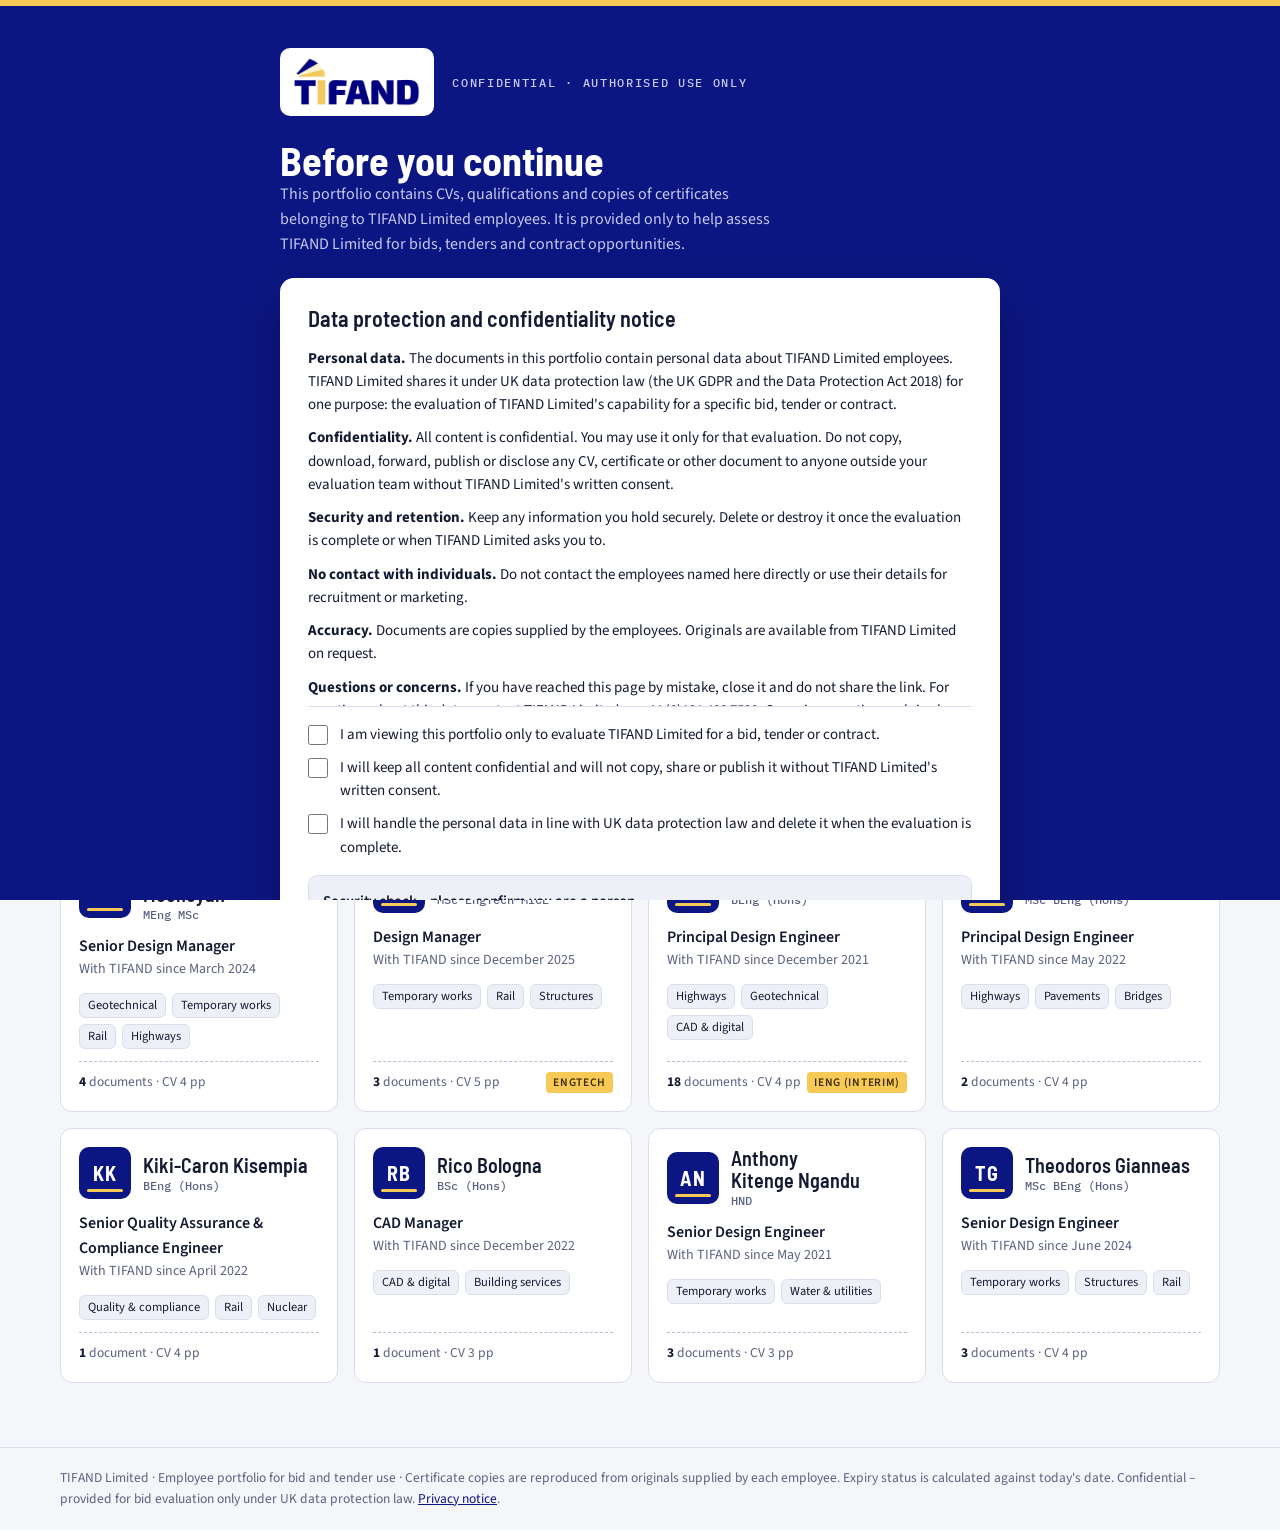
<file: index.html>
<!doctype html>
<html lang="en-GB">
<head>
<meta name="viewport" content="width=device-width, initial-scale=1, viewport-fit=cover">
<meta charset="utf-8">
<meta name="robots" content="noindex, nofollow">
<title>TIFAND Team Portfolio</title>
<link rel="stylesheet" href="assets/fonts.css">
<style>
/* Layout: a bid-ready capability register. Navy masthead band, three views (team, matrix, register), drawing-sheet details. */
:root{
  --navy:#0C1682; --navy-ink:#0A1166; --yellow:#F7C956; --yellow-ink:#5A4300;
  --paper:#F5F6FA; --sheet:#FFFFFF; --ink:#151A33; --muted:#5B6180; --line:#DADDEA; --line-strong:#B9BED4;
  --accent:#0C1682; --accent-soft:#E7E9F7; --chip:#EEF0F8;
  --ok:#1D7A4C; --ok-soft:#E3F3EA; --warn:#9A5B00; --warn-soft:#FBEFD8;
  --band:#0C1682; --band-ink:#FFFFFF; --band-muted:#C5CAF0;
  --shadow:0 1px 2px rgba(12,22,130,.06),0 6px 20px rgba(12,22,130,.06);
  --f-display:"Barlow Semi Condensed","Arial Narrow",Arial,sans-serif;
  --f-body:"Source Sans 3","Segoe UI",Helvetica,Arial,sans-serif;
  --f-mono:"IBM Plex Mono",ui-monospace,Menlo,Consolas,monospace;
}
@media (prefers-color-scheme: dark){:root:not([data-theme="light"]){
  --paper:#0D1024; --sheet:#151A36; --ink:#E8EAF6; --muted:#A3A8C8; --line:#272D52; --line-strong:#3A4170;
  --accent:#AEB6FF; --accent-soft:#1E2550; --chip:#1C2246;
  --ok:#6FD3A0; --ok-soft:#123326; --warn:#F2B860; --warn-soft:#3A2A10;
  --band:#0A0F3E; --band-ink:#FFFFFF; --band-muted:#9DA4DA; --yellow-ink:#F7C956;
  --shadow:0 1px 2px rgba(0,0,0,.3),0 8px 24px rgba(0,0,0,.25); color-scheme:dark}}
:root[data-theme="dark"]{
  --paper:#0D1024; --sheet:#151A36; --ink:#E8EAF6; --muted:#A3A8C8; --line:#272D52; --line-strong:#3A4170;
  --accent:#AEB6FF; --accent-soft:#1E2550; --chip:#1C2246;
  --ok:#6FD3A0; --ok-soft:#123326; --warn:#F2B860; --warn-soft:#3A2A10;
  --band:#0A0F3E; --band-ink:#FFFFFF; --band-muted:#9DA4DA; --yellow-ink:#F7C956;
  --shadow:0 1px 2px rgba(0,0,0,.3),0 8px 24px rgba(0,0,0,.25); color-scheme:dark}
*{box-sizing:border-box}
[hidden]{display:none!important}
body{background:var(--paper);color:var(--ink);font:400 16px/1.55 var(--f-body);margin:0}
a{color:var(--accent)}
:focus-visible{outline:3px solid var(--yellow);outline-offset:2px;border-radius:4px}
.wrap{max-width:1240px;margin:0 auto;padding-inline:clamp(16px,4vw,40px)}
h1,h2,h3{font-family:var(--f-display);text-wrap:balance;margin:0;line-height:1.1}
.mono{font-family:var(--f-mono);font-variant-numeric:tabular-nums}

/* masthead */
.mast{background:var(--band);color:var(--band-ink);position:relative;overflow:hidden}
.mast::after{content:"";position:absolute;inset:auto 0 0 0;height:6px;background:var(--yellow)}
.mast .wrap{display:grid;grid-template-columns:auto 1fr;gap:28px;align-items:center;padding-block:28px 34px}
.logo{background:#fff;border-radius:10px;padding:10px 14px;display:flex;align-items:center}
.logo img{height:64px;width:auto;display:block}
.mast h1{font-size:clamp(30px,4.4vw,48px);font-weight:700;letter-spacing:.005em}
.mast p{margin:6px 0 0;color:var(--band-muted);max-width:62ch}
.facts{display:flex;flex-wrap:wrap;gap:10px 28px;margin-top:16px}
.fact{display:flex;align-items:baseline;gap:8px}
.fact b{font:600 26px/1 var(--f-display);color:var(--yellow)}
.fact span{font-size:14px;color:var(--band-muted)}
@media (max-width:640px){.mast .wrap{grid-template-columns:1fr;gap:18px}.logo img{height:40px}}

/* nav */
.nav{position:sticky;top:env(safe-area-inset-top,0px);z-index:5;background:color-mix(in srgb,var(--paper) 92%,transparent);backdrop-filter:blur(8px);border-bottom:1px solid var(--line)}
.nav .wrap{display:flex;gap:6px;align-items:center;padding-block:10px;overflow-x:auto}
.tab{font:600 15px var(--f-body);color:var(--muted);background:none;border:1px solid transparent;border-radius:999px;padding:8px 16px;cursor:pointer;white-space:nowrap}
.tab[aria-selected="true"]{color:var(--ink);background:var(--sheet);border-color:var(--line-strong);box-shadow:var(--shadow)}
.tab:hover{color:var(--ink)}
.nav .issued{margin-left:auto;font:400 12px var(--f-mono);color:var(--muted);white-space:nowrap;padding-left:12px}

main{padding-block:28px 64px}
.view-head{display:flex;flex-wrap:wrap;justify-content:space-between;align-items:end;gap:14px;margin-bottom:18px}
.view-head h2{font-size:28px;font-weight:600}
.view-head p{margin:4px 0 0;color:var(--muted);max-width:70ch}

/* controls */
.controls{display:flex;flex-wrap:wrap;gap:8px;align-items:center}
.search{font:400 15px var(--f-body);color:var(--ink);background:var(--sheet);border:1px solid var(--line-strong);border-radius:8px;padding:9px 12px;min-width:0;width:min(280px,100%)}
.chipbtn{font:600 13px var(--f-body);color:var(--ink);background:var(--chip);border:1px solid var(--line);border-radius:999px;padding:6px 12px;cursor:pointer}
.chipbtn[aria-pressed="true"]{background:var(--navy);border-color:var(--navy);color:#fff}
:root[data-theme="dark"] .chipbtn[aria-pressed="true"]{background:var(--yellow);border-color:var(--yellow);color:#151A33}
@media (prefers-color-scheme: dark){:root:not([data-theme="light"]) .chipbtn[aria-pressed="true"]{background:var(--yellow);border-color:var(--yellow);color:#151A33}}

/* team grid */
.grid{display:grid;grid-template-columns:repeat(auto-fill,minmax(270px,1fr));gap:16px;margin-top:18px}
.card{background:var(--sheet);border:1px solid var(--line);border-radius:12px;padding:18px;display:grid;grid-template-rows:auto auto 1fr auto;gap:12px;text-align:left;cursor:pointer;color:inherit;font:inherit;transition:border-color .15s,transform .15s,box-shadow .15s}
.card:hover{border-color:var(--line-strong);box-shadow:var(--shadow);transform:translateY(-2px)}
.who{display:grid;grid-template-columns:52px 1fr;gap:12px;align-items:center}
.mono-av{width:52px;height:52px;border-radius:10px;background:var(--navy);color:#fff;display:grid;place-items:center;font:700 20px var(--f-display);letter-spacing:.04em;position:relative}
.mono-av::after{content:"";position:absolute;left:8px;right:8px;bottom:7px;height:3px;background:var(--yellow);border-radius:2px}
.who h3{font-size:20px;font-weight:600}
.post{font:500 12px var(--f-mono);color:var(--muted);margin-top:2px}
.role{font-weight:600}
.since{font-size:14px;color:var(--muted)}
.tags{display:flex;flex-wrap:wrap;gap:6px;align-content:flex-start;align-items:flex-start}
.tag{font-size:12.5px;background:var(--chip);border:1px solid var(--line);border-radius:6px;padding:2px 8px;color:var(--ink)}
.card-foot{display:flex;justify-content:space-between;align-items:center;border-top:1px dashed var(--line-strong);padding-top:10px;font-size:13.5px;color:var(--muted)}
.card-foot b{color:var(--ink);font-variant-numeric:tabular-nums}
.badge{font:600 11.5px var(--f-body);letter-spacing:.06em;text-transform:uppercase;background:var(--yellow);color:#3C2D00;border-radius:4px;padding:2px 7px}
.empty{color:var(--muted);padding:24px 0}

/* profile */
.back{font:600 14px var(--f-body);background:none;border:none;color:var(--accent);cursor:pointer;padding:6px 0;margin-bottom:10px}
.phead{background:var(--sheet);border:1px solid var(--line);border-radius:14px;padding:22px;display:grid;grid-template-columns:auto 1fr auto;gap:20px;align-items:center}
.phead .mono-av{width:76px;height:76px;font-size:28px;border-radius:12px}
.phead h2{font-size:clamp(26px,3.4vw,36px);font-weight:700}
.phead .meta{display:flex;flex-wrap:wrap;gap:6px 18px;margin-top:6px;color:var(--muted);font-size:15px}
.phead .meta strong{color:var(--ink)}
.btn{display:inline-flex;align-items:center;gap:8px;font:600 14.5px var(--f-body);text-decoration:none;border-radius:8px;padding:10px 16px;border:1px solid var(--navy);background:var(--navy);color:#fff;cursor:pointer;white-space:nowrap}
.btn.ghost{background:transparent;color:var(--accent);border-color:var(--line-strong)}
.btn svg{width:16px;height:16px}
.pactions{display:flex;flex-direction:column;gap:8px}
@media (max-width:760px){.phead{grid-template-columns:auto 1fr}.pactions{grid-column:1/-1;flex-direction:row;flex-wrap:wrap}}
.pbody{display:grid;grid-template-columns:minmax(0,1.35fr) minmax(0,1fr);gap:22px;margin-top:22px}
@media (max-width:900px){.pbody{grid-template-columns:1fr}}
.panel{background:var(--sheet);border:1px solid var(--line);border-radius:12px;padding:20px;min-width:0}
.panel + .panel{margin-top:18px}
.eyebrow{font:600 12px var(--f-body);letter-spacing:.12em;text-transform:uppercase;color:var(--muted);margin:0 0 10px}
.panel p{margin:0;max-width:72ch}
ul.clean{list-style:none;margin:0;padding:0;display:grid;gap:7px}
ul.clean li{position:relative;padding-left:16px}
ul.clean li::before{content:"";position:absolute;left:0;top:.62em;width:7px;height:7px;background:var(--yellow);border-radius:1px}
.timeline{list-style:none;margin:0;padding:0;border-left:2px solid var(--line-strong);display:grid;gap:12px}
.timeline li{position:relative;padding-left:16px}
.timeline li::before{content:"";position:absolute;left:-7px;top:.45em;width:12px;height:12px;border-radius:50%;background:var(--sheet);border:2px solid var(--line-strong)}
.timeline li.now::before{background:var(--yellow);border-color:var(--navy)}
.timeline .org{font-weight:600}
.timeline .dates{font:400 12.5px var(--f-mono);color:var(--muted)}

/* certificates */
.certs-head{display:flex;justify-content:space-between;align-items:baseline;gap:12px;flex-wrap:wrap;margin:30px 0 4px}
.certs-head h3{font-size:24px;font-weight:600}
.certs-head span{color:var(--muted);font-size:14px}
.catblock{margin-top:18px}
.catblock h4{font:600 14px var(--f-body);letter-spacing:.08em;text-transform:uppercase;color:var(--muted);margin:0 0 10px;display:flex;align-items:center;gap:10px}
.catblock h4::after{content:"";flex:1;height:1px;background:var(--line)}
.cgrid{display:grid;grid-template-columns:repeat(auto-fill,minmax(190px,1fr));gap:14px}
.cert{background:var(--sheet);border:1px solid var(--line);border-radius:10px;overflow:hidden;cursor:pointer;text-align:left;font:inherit;color:inherit;padding:0;display:flex;flex-direction:column;transition:box-shadow .15s,border-color .15s}
.cert:hover{box-shadow:var(--shadow);border-color:var(--line-strong)}
.cert .thumb{aspect-ratio:4/3;height:auto;background:#E9EBF2;display:block;width:100%;max-width:100%;object-fit:cover;object-position:top center;border-bottom:1px solid var(--line)}
.cert .ct{padding:10px 12px 12px;display:grid;gap:3px}
.cert .t{font-weight:600;font-size:14.5px;line-height:1.3}
.cert .i{font-size:13px;color:var(--muted)}
.cert .d{font:400 12px var(--f-mono);color:var(--muted)}
.status{display:inline-block;font:600 11.5px var(--f-body);border-radius:4px;padding:1px 6px;margin-top:4px;width:max-content}
.status.ok{background:var(--ok-soft);color:var(--ok)}
.status.exp{background:var(--warn-soft);color:var(--warn)}

/* matrix + register tables */
.tablewrap{overflow-x:auto;background:var(--sheet);border:1px solid var(--line);border-radius:12px}
table{border-collapse:collapse;width:100%;font-size:14.5px}
th,td{padding:11px 14px;text-align:left;vertical-align:top;border-bottom:1px solid var(--line)}
thead th{font:600 12px var(--f-body);letter-spacing:.08em;text-transform:uppercase;color:var(--muted);background:var(--chip);position:sticky;top:0;white-space:nowrap}
tbody tr:last-child td{border-bottom:none}
tbody tr:hover td{background:color-mix(in srgb,var(--accent-soft) 45%,transparent)}
td.name{min-width:170px}
td.name button{font:600 15px var(--f-body);background:none;border:none;color:var(--accent);cursor:pointer;padding:0;text-align:left}
td .sub{display:block;font:400 12px var(--f-mono);color:var(--muted)}
.cell{display:inline-block;font-size:13px;border-radius:5px;padding:2px 8px;background:var(--chip);border:1px solid var(--line);white-space:nowrap;margin:0 4px 4px 0}
.cell.strong{background:var(--accent-soft);border-color:transparent;color:var(--ink);font-weight:600}
.cell.exp{background:var(--warn-soft);color:var(--warn);border-color:transparent}
.cell.ok{background:var(--ok-soft);color:var(--ok);border-color:transparent}
.dash{color:var(--line-strong)}
.note{font-size:13.5px;color:var(--muted);margin-top:12px;max-width:80ch}
td a.open{font-weight:600;white-space:nowrap}

/* lightbox */
.lb{position:fixed;inset:0;z-index:20;background:rgba(8,10,30,.78);display:grid;place-items:center;padding:max(16px,env(safe-area-inset-top,0px)) 16px max(16px,env(safe-area-inset-bottom,0px))}
.lb-card{background:var(--sheet);color:var(--ink);border-radius:14px;max-width:min(980px,100%);max-height:100%;display:grid;grid-template-rows:auto minmax(0,1fr) auto;overflow:hidden;box-shadow:0 20px 60px rgba(0,0,0,.4)}
.lb-top{display:flex;justify-content:space-between;gap:12px;align-items:start;padding:14px 16px;border-bottom:1px solid var(--line)}
.lb-top h3{font-size:20px;font-weight:600}
.lb-top .i{color:var(--muted);font-size:14px}
.lb-close{background:var(--chip);border:1px solid var(--line);color:var(--ink);border-radius:8px;width:36px;height:36px;font-size:20px;line-height:1;cursor:pointer;flex:none}
.lb-img{overflow:auto;background:#E9EBF2;display:grid;place-items:start center}
.lb-img img{display:block;max-width:100%;height:auto}
.lb-foot{display:flex;flex-wrap:wrap;justify-content:space-between;align-items:center;gap:10px;padding:12px 16px;border-top:1px solid var(--line)}
.lb-foot .nav2{display:flex;gap:8px}
@media (prefers-reduced-motion:reduce){*{transition:none!important}}
footer{border-top:1px solid var(--line);padding-block:20px;color:var(--muted);font-size:13.5px}


.human{display:grid;gap:8px;background:var(--chip);border:1px solid var(--line);border-radius:10px;padding:14px}
.human .hq-label{font-weight:600;font-size:15px}
.human .hq-q{font:600 17px var(--f-display);letter-spacing:.02em;color:var(--ink)}
.human .row{display:flex;gap:10px;flex-wrap:wrap;align-items:center}
.human input{font:500 16px var(--f-mono);width:110px;padding:8px 10px;border:1px solid var(--line-strong);border-radius:8px;background:var(--sheet);color:var(--ink)}
.human .newq{font:600 13px var(--f-body);background:none;border:none;color:var(--accent);cursor:pointer;padding:4px}
.human .msg{font-size:13.5px;color:var(--muted)}
.human .msg.ok{color:var(--ok)} .human .msg.bad{color:var(--warn)}
.hp{position:absolute!important;left:-9999px!important;width:1px;height:1px;opacity:0}
/* access gate */
html.locked, html.locked body{overflow:hidden}
.gate{position:fixed;inset:0;z-index:50;overflow-y:auto;background:var(--band);color:var(--band-ink);padding:max(24px,env(safe-area-inset-top,0px)) 16px max(24px,env(safe-area-inset-bottom,0px))}
.gate::before{content:"";position:fixed;left:0;right:0;top:0;height:6px;background:var(--yellow)}
.gate-inner{max-width:720px;margin:0 auto;display:grid;gap:22px;padding-block:24px}
.gate-brand{display:flex;align-items:center;gap:18px;flex-wrap:wrap}
.gate-brand .logo img{height:48px}
.gate-brand span{font:500 12px var(--f-mono);letter-spacing:.14em;text-transform:uppercase;color:var(--band-muted)}
.gate h1{font-size:clamp(28px,4vw,40px);font-weight:700}
.gate .lede{margin:0;color:var(--band-muted);max-width:62ch}
.gate-card{background:var(--sheet);color:var(--ink);border-radius:14px;padding:clamp(18px,3vw,28px);display:grid;gap:16px;box-shadow:0 20px 50px rgba(0,0,0,.25)}
.gate-card h2{font-size:22px;font-weight:600}
.gate-card .terms{display:grid;gap:10px;font-size:15px;max-height:min(42vh,360px);overflow-y:auto;padding-right:6px;border-bottom:1px solid var(--line);padding-bottom:14px}
.gate-card .terms p{margin:0}
.gate-card .terms strong{color:var(--ink)}
.checks{display:grid;gap:10px}
.check{display:grid;grid-template-columns:22px 1fr;gap:10px;align-items:start;font-size:15px;cursor:pointer}
.check input{width:20px;height:20px;margin:2px 0 0;accent-color:var(--navy)}
.gate-actions{display:flex;flex-wrap:wrap;gap:12px;align-items:center;justify-content:space-between}
.gate-actions .hint{font-size:13.5px;color:var(--muted)}
.btn[disabled]{opacity:.45;cursor:not-allowed}
.gate small{color:var(--band-muted);font-size:13px}
</style>
<div class="gate" id="gate" role="dialog" aria-modal="true" aria-labelledby="gate-title">
  <div class="gate-inner">
    <div class="gate-brand"><div class="logo"><img src="assets/tifand-logo.png" alt="TIFAND"></div><span>Confidential · Authorised use only</span></div>
    <div>
      <h1 id="gate-title">Before you continue</h1>
      <p class="lede">This portfolio contains CVs, qualifications and copies of certificates belonging to TIFAND Limited employees. It is provided only to help assess TIFAND Limited for bids, tenders and contract opportunities.</p>
    </div>
    <form class="gate-card" id="gate-form">
      <h2>Data protection and confidentiality notice</h2>
      <div class="terms" tabindex="0" aria-label="Notice text">
        <p><strong>Personal data.</strong> The documents in this portfolio contain personal data about TIFAND Limited employees. TIFAND Limited shares it under UK data protection law (the UK GDPR and the Data Protection Act 2018) for one purpose: the evaluation of TIFAND Limited's capability for a specific bid, tender or contract.</p>
        <p><strong>Confidentiality.</strong> All content is confidential. You may use it only for that evaluation. Do not copy, download, forward, publish or disclose any CV, certificate or other document to anyone outside your evaluation team without TIFAND Limited's written consent.</p>
        <p><strong>Security and retention.</strong> Keep any information you hold securely. Delete or destroy it once the evaluation is complete or when TIFAND Limited asks you to.</p>
        <p><strong>No contact with individuals.</strong> Do not contact the employees named here directly or use their details for recruitment or marketing.</p>
        <p><strong>Accuracy.</strong> Documents are copies supplied by the employees. Originals are available from TIFAND Limited on request.</p>
        <p><strong>Questions or concerns.</strong> If you have reached this page by mistake, close it and do not share the link. For questions about this data, contact TIFAND Limited on +44 (0)121 408 7530. Our <a href="privacy.html">privacy notice</a> explains how personal data on this website is used and your rights.</p>
      </div>
      <div class="checks">
        <label class="check"><input type="checkbox" id="gc-purpose" required><span>I am viewing this portfolio only to evaluate TIFAND Limited for a bid, tender or contract.</span></label>
        <label class="check"><input type="checkbox" id="gc-confidential" required><span>I will keep all content confidential and will not copy, share or publish it without TIFAND Limited's written consent.</span></label>
        <label class="check"><input type="checkbox" id="gc-gdpr" required><span>I will handle the personal data in line with UK data protection law and delete it when the evaluation is complete.</span></label>
      </div>
      <div class="human" role="group" aria-labelledby="hq-label">
        <div class="hq-label" id="hq-label">Security check – please confirm you are a person</div>
        <div class="hq-q">What is <span id="hq-text">seven plus four</span>?</div>
        <div class="row"><label for="gc-human" class="hp">Answer</label><input id="gc-human" inputmode="numeric" autocomplete="off" placeholder="Answer" aria-describedby="hq-msg"><button type="button" class="newq" id="hq-new">Try a different question</button></div>
        <div class="msg" id="hq-msg">Type the answer in numbers, e.g. 12.</div>
        <label class="hp" for="gc-website">Leave this field empty</label><input class="hp" id="gc-website" name="website" tabindex="-1" autocomplete="off">
      </div>
      <div class="gate-actions">
        <span class="hint" id="gate-hint">Tick all three statements and answer the security check to continue.</span>
        <button class="btn" id="gate-enter" type="submit" disabled>I agree – view portfolio</button>
      </div>
    </form>
    <small>By continuing you confirm that you accept this notice on behalf of yourself and your organisation. Read our <a href="privacy.html" style="color:var(--yellow)">privacy notice</a> to see how personal data on this website is used.</small>
  </div>
</div>

</head>
<body>


<header class="mast">
  <div class="wrap">
    <div class="logo"><img src="assets/tifand-logo.png" alt="TIFAND"></div>
    <div>
      <h1>Team Capability Portfolio</h1>
      <p>TIFAND Limited – civil, structural, geotechnical and temporary works engineering. CVs, qualifications and copies of certificates and degrees for every member of the team, ready to attach to tender submissions.</p>
      <div class="facts" id="facts"></div>
    </div>
  </div>
</header>

<nav class="nav" aria-label="Portfolio views">
  <div class="wrap" role="tablist">
    <button class="tab" role="tab" id="tab-team" aria-selected="true" data-view="team">Team</button>
    <button class="tab" role="tab" id="tab-matrix" aria-selected="false" data-view="matrix">Qualifications matrix</button>
    <button class="tab" role="tab" id="tab-register" aria-selected="false" data-view="register">Document register</button>
    <span class="issued">Issued October 2026</span>
  </div>
</nav>

<main class="wrap" id="main">
  <section id="v-team"></section>
  <section id="v-profile" hidden></section>
  <section id="v-matrix" hidden></section>
  <section id="v-register" hidden></section>
</main>

<footer><div class="wrap">TIFAND Limited · Employee portfolio for bid and tender use · Certificate copies are reproduced from originals supplied by each employee. Expiry status is calculated against today's date. Confidential – provided for bid evaluation only under UK data protection law. <a href="privacy.html">Privacy notice</a>.</div></footer>

<div class="lb" id="lb" hidden role="dialog" aria-modal="true" aria-labelledby="lb-title">
  <div class="lb-card">
    <div class="lb-top"><div><h3 id="lb-title"></h3><div class="i" id="lb-sub"></div></div><button class="lb-close" id="lb-close" aria-label="Close">×</button></div>
    <div class="lb-img"><img id="lb-img" alt=""></div>
    <div class="lb-foot"><div class="nav2"><button class="btn ghost" id="lb-prev">← Previous</button><button class="btn ghost" id="lb-next">Next →</button></div><a class="btn" id="lb-open" target="_blank" rel="noopener">Open full document</a></div>
  </div>
</div>

<script>
const DATA = [{"slug": "andre-bigirimana", "name": "Andre Bigirimana", "post": "MSc BEng (Hons)", "title": "Managing Director", "since": "November 2020", "disc": ["Leadership", "Temporary works", "Structures"], "profile": "Well-rounded civil and structural engineer and business Managing Director with valuable experience in civil engineering and the built environment. Competent in civil engineering design concept and analysis, management and project delivery engineering. Excellent at developing safe and efficient design solutions for complex schemes in urban areas with severe constraints, meeting the expectations of contractors and clients. Brings extensive temporary works design, checking and coordination experience across HS2, rail, water, utilities, energy and heavy civils schemes.", "skills": ["Business management & leadership / Commercial & financial management / Contract management (NEC3)", "Temporary works design, checking & management / BS 5975 / PAS 8811 / Temporary works co-ordination (TWC)", "Civil engineering design & project management / Heavy civils / Foundation design / Tunnel & shaft design", "Water & wastewater engineering / Road infrastructure / Railway infrastructure works / Utilities", "Health & safety regulations / CDM 2015 Principal Designer & Designer duties / Quality assurance & control", "Eurocodes EC1, EC2, EC3, EC5, EC6, EC7 / Ground support systems – deep excavations / Confined space working", "Super Stress / AutoCAD 2D / CSC Tekla TEDDS / CSC Tekla Designer / Fastrak Designer / Microsoft Office"], "edu": ["MSc Civil and Structural Engineering", "BEng (Hons) Civil Engineering", "Temporary Works Design (Above and Below Ground) / Tunnel and Shaft Design & Construction", "CITB Temporary Works Co-ordination (TWC) / BS 5975:2019+A1:2011", "CDM 2015 Health & Safety Regulations – Principal Designer and Designer Duties", "NEC3 Conditions of Contract / Principles of Construction Contracts and Law", "Eurocodes EC1, EC2, EC3, EC5, EC6, EC7 / Foundation Design", "Fire Risk Management in Construction / Environmental Management System", "Ground Support Systems – Deep Excavations / Working in Confined Spaces / Management of Scaffolding Operations", "CITB SMSTS (Site Management Safety Training Scheme) / CSCS Card for Professionals"], "mem": ["Institution of Civil Engineers / Institution of Structural Engineers / Ground Engineering", "Chartered Management Institute / Chartered Institution of Highways & Transportation / Association for Project Management", "Temporary Works Forum / British Tunnelling Society / Construction Health and Safety Group / Birmingham Chamber of Commerce"], "lang": ["Fluent English", "Fluent French", "Spanish", "Swahili"], "career": [{"org": "TIFAND LIMITED", "dates": "November 2020 – Present"}, {"org": "ASC (ARCADIS SETEC COWI) JOINT VENTURE – HS2", "dates": "April 2021 – May 2022"}, {"org": "BERKELEY ST JOSEPH", "dates": "August 2020 – March 2021"}, {"org": "BARHALE", "dates": "April 2017 – July 2020"}, {"org": "CARILLION", "dates": "February 2012 – December 2016"}], "cv": "cv/andre-bigirimana-cv.pdf", "cvpages": 5, "cvthumb": "thumbs/andre-bigirimana/cv.jpg", "docs": [{"title": "MSc Civil and Structural Engineering", "issuer": "Coventry University", "date": "April 2016", "cat": "deg", "tags": ["MSc"], "kind": "pdf", "expiry": null, "file": "docs/andre-bigirimana/01-msc-civil-and-structural-engineering.pdf", "thumb": "thumbs/andre-bigirimana/01.jpg", "tw": 520, "th": 715}, {"title": "BEng (Hons) Civil Engineering", "issuer": "Coventry University", "date": "November 2011", "cat": "deg", "tags": ["BEng"], "kind": "pdf", "expiry": null, "file": "docs/andre-bigirimana/02-beng-hons-civil-engineering.pdf", "thumb": "thumbs/andre-bigirimana/02.jpg", "tw": 520, "th": 715}, {"title": "Temporary Works Design (Above Ground)", "issuer": "ICE Training", "date": "February 2019", "cat": "tw", "tags": ["TWD"], "kind": "pdf", "expiry": null, "file": "docs/andre-bigirimana/03-temporary-works-design-above-ground.pdf", "thumb": "thumbs/andre-bigirimana/03.jpg", "tw": 520, "th": 368}, {"title": "Temporary Works Design (Below Ground)", "issuer": "ICE Training", "date": "February 2019", "cat": "tw", "tags": ["TWD"], "kind": "pdf", "expiry": null, "file": "docs/andre-bigirimana/04-temporary-works-design-below-ground.pdf", "thumb": "thumbs/andre-bigirimana/04.jpg", "tw": 520, "th": 368}, {"title": "Tunnel Design & Construction Course", "issuer": "British Tunnelling Society / ICE", "date": "July 2018", "cat": "tech", "tags": [], "kind": "pdf", "expiry": null, "file": "docs/andre-bigirimana/05-tunnel-design-construction-course.pdf", "thumb": "thumbs/andre-bigirimana/05.jpg", "tw": 520, "th": 735}, {"title": "Design of Concrete Structures to Eurocode 2", "issuer": "ICE Training", "date": "October 2018", "cat": "tech", "tags": ["EC"], "kind": "pdf", "expiry": null, "file": "docs/andre-bigirimana/06-design-of-concrete-structures-to-eurocode-2.pdf", "thumb": "thumbs/andre-bigirimana/06.jpg", "tw": 520, "th": 735}, {"title": "Design of Steel Structures to Eurocode 3", "issuer": "ICE Training", "date": "March 2019", "cat": "tech", "tags": ["EC"], "kind": "pdf", "expiry": null, "file": "docs/andre-bigirimana/07-design-of-steel-structures-to-eurocode-3.pdf", "thumb": "thumbs/andre-bigirimana/07.jpg", "tw": 520, "th": 735}, {"title": "Foundation Design", "issuer": "ICE Training", "date": "September 2018", "cat": "tech", "tags": [], "kind": "pdf", "expiry": null, "file": "docs/andre-bigirimana/08-foundation-design.pdf", "thumb": "thumbs/andre-bigirimana/08.jpg", "tw": 520, "th": 735}, {"title": "Piling and Foundation Engineering (CPD)", "issuer": "Roger Bullivant Limited", "date": "June 2019", "cat": "tech", "tags": [], "kind": "pdf", "expiry": null, "file": "docs/andre-bigirimana/09-piling-and-foundation-engineering-cpd.pdf", "thumb": "thumbs/andre-bigirimana/09.jpg", "tw": 520, "th": 368}, {"title": "Road Infrastructure Summit", "issuer": "Westminster Briefing", "date": "March 2016", "cat": "tech", "tags": [], "kind": "pdf", "expiry": null, "file": "docs/andre-bigirimana/10-road-infrastructure-summit.pdf", "thumb": "thumbs/andre-bigirimana/10.jpg", "tw": 520, "th": 715}, {"title": "Management of Scaffolding Operations", "issuer": "CHSG / Berkeley Group", "date": "April 2021", "cat": "hs", "tags": [], "kind": "pdf", "expiry": "2026-04", "file": "docs/andre-bigirimana/11-management-of-scaffolding-operations.pdf", "thumb": "thumbs/andre-bigirimana/11.jpg", "tw": 520, "th": 737}, {"title": "Fire Risk Management in Construction", "issuer": "Salvus / IFSM", "date": "May 2021", "cat": "hs", "tags": [], "kind": "pdf", "expiry": "2024-05", "file": "docs/andre-bigirimana/12-fire-risk-management-in-construction.pdf", "thumb": "thumbs/andre-bigirimana/12.jpg", "tw": 520, "th": 735}, {"title": "Site Environmental Awareness Training Scheme", "issuer": "CITB", "date": "March 2021", "cat": "hs", "tags": [], "kind": "pdf", "expiry": "2026-03", "file": "docs/andre-bigirimana/13-site-environmental-awareness-training-scheme.pdf", "thumb": "thumbs/andre-bigirimana/13.jpg", "tw": 520, "th": 736}, {"title": "Level 2 Award – Medium Risk Confined Spaces (Water)", "issuer": "City & Guilds", "date": "August 2020", "cat": "hs", "tags": ["CS"], "kind": "pdf", "expiry": "2023-08", "file": "docs/andre-bigirimana/14-level-2-award-medium-risk-confined-spaces-water.pdf", "thumb": "thumbs/andre-bigirimana/14.jpg", "tw": 520, "th": 735}, {"title": "Working in Medium Risk Confined Spaces (C52M)", "issuer": "CSTS", "date": "July 2017", "cat": "hs", "tags": ["CS"], "kind": "pdf", "expiry": "2020-07", "file": "docs/andre-bigirimana/15-working-in-medium-risk-confined-spaces-c52m.pdf", "thumb": "thumbs/andre-bigirimana/15.jpg", "tw": 520, "th": 735}, {"title": "First Aid at Work", "issuer": "Worksafe Training Systems", "date": "October 2019", "cat": "hs", "tags": ["FA"], "kind": "pdf", "expiry": "2022-10", "file": "docs/andre-bigirimana/17-first-aid-at-work.pdf", "thumb": "thumbs/andre-bigirimana/17.jpg", "tw": 520, "th": 735}, {"title": "Fire Marshal", "issuer": "4PLT Training", "date": "November 2018", "cat": "hs", "tags": [], "kind": "pdf", "expiry": null, "file": "docs/andre-bigirimana/18-fire-marshal.pdf", "thumb": "thumbs/andre-bigirimana/18.jpg", "tw": 520, "th": 735}]}, {"slug": "patrick-asiedu", "name": "Patrick Asiedu", "post": "BSc MSc CEng MICE FCIHT EurIng", "title": "Technical Director", "since": "May 2024", "disc": ["Leadership", "Rail", "Structures", "Temporary works"], "profile": "Chartered Engineer (CEng MICE, FCIHT, EUR ING) with over 29 years' experience across rail, highways and heavy civil engineering in the UK and Ghana. Provides technical advice and engineering assurance, checks and reviews detailed design, and coordinates design and technical inputs at interdisciplinary meetings and client presentations. Has acted as Contractor's Responsible Engineer on Network Rail and Transport for Wales schemes, managing budgets, tenders, contract compliance and audits, inspection and assessment of railway infrastructure including bridges, supervision of heavy civil works, and survey management.", "skills": ["Civil & structural engineering design management", "Temporary works design, coordination & management", "Contractor's Responsible Engineer (civils / structures design and construction)", "Project engineering / Works packages management", "Commercial management / Bid submission & tendering / Project finance & control", "Contract management / Environmental management / Health & safety management", "Staad.Pro / Mathcad / CS TED / Ring 3.0 / Strand7 / CAD applications / Microsoft Office"], "edu": ["Post-Graduate Diploma (PGDip) Actuarial Science – University of Leicester (2013)", "Master of Science (MSc) Structural Engineering – London Southbank University (2004)", "Master of Business Administration (MBA) International Management of Resources & Environment Freiberg University of Mining and Technology, Germany (2002)", "BSc (Bachelor of Science) Civil Engineering – University of Science and Technology, Ghana (1996)"], "mem": ["Institution of Civil Engineers – Chartered Engineer (CEng MICE)", "Chartered Institution of Highways & Transportation – Fellow (FCIHT)", "FEANI – European Engineer (EUR ING)"], "lang": ["Fluent English"], "career": [{"org": "TIFAND LIMITED", "dates": "May 2024 – Present"}, {"org": "BAM Nuttall – TransPennine Route Upgrade (TRU)", "dates": "April 2020 – March 2024"}, {"org": "AMEY INFRASTRUCTURE WALES / AMEY RAILS", "dates": "May 2018 – March 2020"}, {"org": "ALSTOM TRANSPORT", "dates": "June 2015 – July 2018"}, {"org": "BALFOUR BEATTY RAIL", "dates": "February 2013 – May 2015"}, {"org": "SITA SERC", "dates": "December 2010 – January 2013"}, {"org": "LAING O’ROURKE", "dates": "August 2003 – November 2004"}, {"org": "NANA ARKONUAH LTD – Civil Engineering and Building Contractors", "dates": "January 2002 – June 2003"}, {"org": "PW Ghana Ltd (Part of PW Overseas Ltd of Ireland)", "dates": "March 1999 – October 2001"}, {"org": "GHANA HIGHWAY AUTHORITY (GHA)", "dates": "1997 – 1999"}, {"org": "ARCHITECTURAL AND ENGINEERING SERVICE LIMITED (AES Ltd)", "dates": "1996 – 1997"}, {"org": "ACCRA TECHNICAL UNIVERSITY", "dates": "1996 – 1999"}, {"org": "IRRIGATION DEVELOPMENT AUTHORITY", "dates": "1996 – 1997"}], "cv": "cv/patrick-asiedu-cv.pdf", "cvpages": 9, "cvthumb": "thumbs/patrick-asiedu/cv.jpg", "docs": [{"title": "Chartered Engineer – Institution of Civil Engineers", "issuer": "Engineering Council", "date": "February 2016", "cat": "reg", "tags": ["CEng"], "kind": "pdf", "expiry": null, "file": "docs/patrick-asiedu/01-chartered-engineer-institution-of-civil-engineers.pdf", "thumb": "thumbs/patrick-asiedu/01.jpg", "tw": 520, "th": 735}, {"title": "Chartered Engineer – Chartered Institution of Highways & Transportation", "issuer": "Engineering Council", "date": "November 2015", "cat": "reg", "tags": ["CEng"], "kind": "pdf", "expiry": null, "file": "docs/patrick-asiedu/02-chartered-engineer-chartered-institution-of-highways-transpo.pdf", "thumb": "thumbs/patrick-asiedu/02.jpg", "tw": 520, "th": 735}, {"title": "Fellow (FCIHT)", "issuer": "Chartered Institution of Highways & Transportation", "date": "October 2024", "cat": "reg", "tags": ["Fellow"], "kind": "pdf", "expiry": null, "file": "docs/patrick-asiedu/03-fellow-fciht.pdf", "thumb": "thumbs/patrick-asiedu/03.jpg", "tw": 520, "th": 736}, {"title": "MSc Structural Design", "issuer": "London South Bank University", "date": "December 2004", "cat": "deg", "tags": ["MSc"], "kind": "pdf", "expiry": null, "file": "docs/patrick-asiedu/05-msc-structural-design.pdf", "thumb": "thumbs/patrick-asiedu/05.jpg", "tw": 520, "th": 735}, {"title": "Postgraduate Diploma in Actuarial Science (Merit)", "issuer": "University of Leicester", "date": "November 2013", "cat": "deg", "tags": [], "kind": "pdf", "expiry": null, "file": "docs/patrick-asiedu/07-postgraduate-diploma-in-actuarial-science-merit.pdf", "thumb": "thumbs/patrick-asiedu/07.jpg", "tw": 520, "th": 735}, {"title": "CRE appointments – Victoria Phase 4 (Alstom)", "issuer": "Network Rail", "date": "2021 – 2022", "cat": "appt", "tags": ["CRE"], "kind": "pdf", "expiry": null, "file": "docs/patrick-asiedu/08-cre-appointments-victoria-phase-4-alstom.pdf", "thumb": "thumbs/patrick-asiedu/08.jpg", "tw": 520, "th": 735}, {"title": "CRE appointments – Filton Bank and Alstom civils", "issuer": "Network Rail", "date": "2016 – 2017", "cat": "appt", "tags": ["CRE"], "kind": "pdf", "expiry": null, "file": "docs/patrick-asiedu/09-cre-appointments-filton-bank-and-alstom-civils.pdf", "thumb": "thumbs/patrick-asiedu/09.jpg", "tw": 520, "th": 735}, {"title": "Project Engineer appointment – Taff's Well Depot", "issuer": "Transport for Wales / Amey", "date": "2022", "cat": "appt", "tags": ["CRE"], "kind": "pdf", "expiry": null, "file": "docs/patrick-asiedu/10-project-engineer-appointment-taff-s-well-depot.pdf", "thumb": "thumbs/patrick-asiedu/10.jpg", "tw": 520, "th": 735}, {"title": "CRE appointments – Taff's Well Depot, Package 8", "issuer": "Transport for Wales / Amey", "date": "2023", "cat": "appt", "tags": ["CRE"], "kind": "pdf", "expiry": null, "file": "docs/patrick-asiedu/11-cre-appointments-taff-s-well-depot-package-8.pdf", "thumb": "thumbs/patrick-asiedu/11.jpg", "tw": 520, "th": 735}]}, {"slug": "jean-fondjo", "name": "Jean Fondjo", "post": "BEng MSc CEng MICE", "title": "Associate Director", "since": "April 2021", "disc": ["Structures", "Temporary works", "Geotechnical", "Utilities"], "profile": "Jean is a Chartered Civil and Structural Engineer (CEng) with more than 20 years’ experience working in variety of fields in the engineering industry and provided technical and managerial leadership to design teams on several key projects in the United Kingdom and overseas. This includes both concrete and steel structures, permanent works and temporary works design, and erection engineering. Possessing significant technical problem solving, planning and management capabilities to successfully deliver projects.", "skills": ["Civil & structural design – new build, strengthening, refurbishment, renewals, demolition and upgrades", "Structural steel, reinforced concrete, masonry and timber to British Standards and Eurocodes EC1–EC7", "Temporary works design (above & below ground) / BS 5975:2019 / Ground support systems – deep excavations", "Bridgeworks, bridge foundations, piled foundations, earth retaining and underground structures", "Geotechnical slope and embankment design / Soil and rock description to BS 5930 and EC7", "CDM 2015 Principal Designer & Designer duties / Contract management / Water framework projects", "Finite element analysis / MIDAS Civil / Civil 3D / BIM / Tekla TEDDS", "CITB SMSTS / EUSR & CSCS / Working in confined spaces"], "edu": ["MSc Civil & Structural Engineering – Coventry University (2012)", "BEng (Hons) Civil & Structural Engineering – Coventry University (2008)"], "mem": ["Institution of Civil Engineers – Chartered Engineer (CEng MICE)"], "lang": ["Fluent English", "Fluent French"], "career": [{"org": "TIFAND LIMITED", "dates": "April 2021 – Present"}, {"org": "MORRISON UTILITIES SERVICES (MUS)", "dates": "June 2018 – February 2021"}, {"org": "RPS GROUP", "dates": "January 2015 – April 2018"}, {"org": "COSTAIN SKANSKA JOINT VENTURE (CSJV) C405 – Crossrail Paddington Station Project", "dates": "June 2016 – December 2016"}, {"org": "AMEC FOSTER WHEELER (Power T&D)", "dates": "March 2014 – May 2016"}, {"org": "ASPIN CONSULTING", "dates": "July 2013 – February 2014"}, {"org": "AMEY Plc", "dates": "January 2013 – June 2014"}, {"org": "FLUOR Ltd", "dates": "October 2011 – January 2013"}, {"org": "LEICESTER CITY COUNCIL", "dates": "June 2008 – September 2011"}], "cv": "cv/jean-fondjo-cv.pdf", "cvpages": 5, "cvthumb": "thumbs/jean-fondjo/cv.jpg", "docs": [{"title": "Member of the ICE – Chartered Civil Engineer", "issuer": "Institution of Civil Engineers", "date": "December 2018", "cat": "reg", "tags": ["CEng"], "kind": "pdf", "expiry": null, "file": "docs/jean-fondjo/01-member-of-the-ice-chartered-civil-engineer.pdf", "thumb": "thumbs/jean-fondjo/01.jpg", "tw": 520, "th": 735}, {"title": "Chartered Engineer registration", "issuer": "Engineering Council", "date": "January 2019", "cat": "reg", "tags": ["CEng"], "kind": "pdf", "expiry": null, "file": "docs/jean-fondjo/02-chartered-engineer-registration.pdf", "thumb": "thumbs/jean-fondjo/02.jpg", "tw": 520, "th": 735}, {"title": "MSc Civil and Structural Engineering", "issuer": "Coventry University", "date": "November 2012", "cat": "deg", "tags": ["MSc"], "kind": "pdf", "expiry": null, "file": "docs/jean-fondjo/03-msc-civil-and-structural-engineering.pdf", "thumb": "thumbs/jean-fondjo/03.jpg", "tw": 520, "th": 735}, {"title": "BEng (Hons) Civil and Structural Engineering, Upper Second", "issuer": "Coventry University", "date": "November 2008", "cat": "deg", "tags": ["BEng"], "kind": "pdf", "expiry": null, "file": "docs/jean-fondjo/04-beng-hons-civil-and-structural-engineering-upper-second.pdf", "thumb": "thumbs/jean-fondjo/04.jpg", "tw": 520, "th": 735}, {"title": "Temporary Works Design (Above Ground)", "issuer": "ICE / Thomas Telford Training", "date": "May 2014", "cat": "tw", "tags": ["TWD"], "kind": "pdf", "expiry": null, "file": "docs/jean-fondjo/05-temporary-works-design-above-ground.pdf", "thumb": "thumbs/jean-fondjo/05.jpg", "tw": 520, "th": 735}, {"title": "Temporary Works Design (Below Ground)", "issuer": "ICE / Thomas Telford Training", "date": "August 2014", "cat": "tw", "tags": ["TWD"], "kind": "pdf", "expiry": null, "file": "docs/jean-fondjo/06-temporary-works-design-below-ground.pdf", "thumb": "thumbs/jean-fondjo/06.jpg", "tw": 520, "th": 735}, {"title": "Temporary Works Coordination", "issuer": "ICE / Thomas Telford Training", "date": "May 2014", "cat": "tw", "tags": ["TWC"], "kind": "pdf", "expiry": null, "file": "docs/jean-fondjo/07-temporary-works-coordination.pdf", "thumb": "thumbs/jean-fondjo/07.jpg", "tw": 520, "th": 735}, {"title": "Temporary Works Co-ordinator Training Course", "issuer": "ICE Training", "date": "November 2015", "cat": "tw", "tags": ["TWC"], "kind": "pdf", "expiry": null, "file": "docs/jean-fondjo/08-temporary-works-co-ordinator-training-course.pdf", "thumb": "thumbs/jean-fondjo/08.jpg", "tw": 520, "th": 735}, {"title": "Temporary Works Co-ordinator – Management & Supervision", "issuer": "IOSH / Mottishaw", "date": "July 2018", "cat": "tw", "tags": ["TWC"], "kind": "pdf", "expiry": null, "file": "docs/jean-fondjo/09-temporary-works-co-ordinator-management-supervision.pdf", "thumb": "thumbs/jean-fondjo/09.jpg", "tw": 520, "th": 735}, {"title": "Actions on Structures – Eurocode 1", "issuer": "Thomas Telford Training", "date": "June 2010", "cat": "tech", "tags": ["EC"], "kind": "pdf", "expiry": null, "file": "docs/jean-fondjo/10-actions-on-structures-eurocode-1.pdf", "thumb": "thumbs/jean-fondjo/10.jpg", "tw": 520, "th": 735}, {"title": "Design of Concrete Structures to Eurocode 2", "issuer": "Thomas Telford Training", "date": "August 2010", "cat": "tech", "tags": ["EC"], "kind": "pdf", "expiry": null, "file": "docs/jean-fondjo/11-design-of-concrete-structures-to-eurocode-2.pdf", "thumb": "thumbs/jean-fondjo/11.jpg", "tw": 520, "th": 735}, {"title": "Design of Steel Structures to Eurocode 3", "issuer": "Thomas Telford Training", "date": "July 2010", "cat": "tech", "tags": ["EC"], "kind": "pdf", "expiry": null, "file": "docs/jean-fondjo/12-design-of-steel-structures-to-eurocode-3.pdf", "thumb": "thumbs/jean-fondjo/12.jpg", "tw": 520, "th": 735}, {"title": "Design of Structural Masonry to Eurocode 6", "issuer": "Thomas Telford Training", "date": "June 2010", "cat": "tech", "tags": ["EC"], "kind": "pdf", "expiry": null, "file": "docs/jean-fondjo/13-design-of-structural-masonry-to-eurocode-6.pdf", "thumb": "thumbs/jean-fondjo/13.jpg", "tw": 520, "th": 735}, {"title": "Geotechnical Design to Eurocode 7", "issuer": "Thomas Telford Training", "date": "December 2010", "cat": "tech", "tags": ["EC"], "kind": "pdf", "expiry": null, "file": "docs/jean-fondjo/14-geotechnical-design-to-eurocode-7.pdf", "thumb": "thumbs/jean-fondjo/14.jpg", "tw": 520, "th": 735}, {"title": "Logging for BS 5930 in accordance with Eurocode 7", "issuer": "First Steps / Fugro", "date": "November 2014", "cat": "tech", "tags": ["EC"], "kind": "pdf", "expiry": null, "file": "docs/jean-fondjo/15-logging-for-bs-5930-in-accordance-with-eurocode-7.pdf", "thumb": "thumbs/jean-fondjo/15.jpg", "tw": 520, "th": 735}, {"title": "Eurocode Design Training Course (TEDDS)", "issuer": "CSC (UK)", "date": "February 2010", "cat": "tech", "tags": ["EC"], "kind": "pdf", "expiry": null, "file": "docs/jean-fondjo/16-eurocode-design-training-course-tedds.pdf", "thumb": "thumbs/jean-fondjo/16.jpg", "tw": 520, "th": 735}, {"title": "Principles of Construction Contracts", "issuer": "ICE / Thomas Telford Training", "date": "September 2014", "cat": "tech", "tags": [], "kind": "pdf", "expiry": null, "file": "docs/jean-fondjo/17-principles-of-construction-contracts.pdf", "thumb": "thumbs/jean-fondjo/17.jpg", "tw": 520, "th": 735}, {"title": "ICE Professional Review Preparation Course", "issuer": "ICE / Thomas Telford Training", "date": "November 2014", "cat": "tech", "tags": [], "kind": "pdf", "expiry": null, "file": "docs/jean-fondjo/18-ice-professional-review-preparation-course.pdf", "thumb": "thumbs/jean-fondjo/18.jpg", "tw": 520, "th": 735}, {"title": "The New CDM Regulations 2015 (CPD)", "issuer": "IStructE East Midlands", "date": "April 2015", "cat": "tech", "tags": [], "kind": "pdf", "expiry": null, "file": "docs/jean-fondjo/19-the-new-cdm-regulations-2015-cpd.pdf", "thumb": "thumbs/jean-fondjo/19.jpg", "tw": 520, "th": 735}, {"title": "CE Marking of Structural Steelwork (CPD)", "issuer": "IStructE East Midlands", "date": "March 2015", "cat": "tech", "tags": [], "kind": "pdf", "expiry": null, "file": "docs/jean-fondjo/20-ce-marking-of-structural-steelwork-cpd.pdf", "thumb": "thumbs/jean-fondjo/20.jpg", "tw": 520, "th": 735}, {"title": "Engineering the Environment (CPD)", "issuer": "IStructE East Midlands", "date": "April 2014", "cat": "tech", "tags": [], "kind": "pdf", "expiry": null, "file": "docs/jean-fondjo/21-engineering-the-environment-cpd.pdf", "thumb": "thumbs/jean-fondjo/21.jpg", "tw": 520, "th": 735}, {"title": "Halley VI Research Base, Antarctica (CPD)", "issuer": "IStructE East Midlands", "date": "March 2014", "cat": "tech", "tags": [], "kind": "pdf", "expiry": null, "file": "docs/jean-fondjo/22-halley-vi-research-base-antarctica-cpd.pdf", "thumb": "thumbs/jean-fondjo/22.jpg", "tw": 520, "th": 735}, {"title": "Demolition – Case Studies and the NFDC (CPD)", "issuer": "IStructE East Midlands", "date": "April 2010", "cat": "tech", "tags": [], "kind": "pdf", "expiry": null, "file": "docs/jean-fondjo/23-demolition-case-studies-and-the-nfdc-cpd.pdf", "thumb": "thumbs/jean-fondjo/23.jpg", "tw": 520, "th": 735}, {"title": "Certificate for Utility Operations – Gas Distribution", "issuer": "City & Guilds", "date": "May 2019", "cat": "tech", "tags": [], "kind": "pdf", "expiry": null, "file": "docs/jean-fondjo/24-certificate-for-utility-operations-gas-distribution.pdf", "thumb": "thumbs/jean-fondjo/24.jpg", "tw": 520, "th": 735}, {"title": "Site Management Safety Training Scheme (SMSTS)", "issuer": "CITB", "date": "October 2019", "cat": "hs", "tags": ["SMSTS"], "kind": "pdf", "expiry": "2024-10", "file": "docs/jean-fondjo/25-site-management-safety-training-scheme-smsts.pdf", "thumb": "thumbs/jean-fondjo/25.jpg", "tw": 520, "th": 735}, {"title": "Level 2 Award – Medium Risk Confined Spaces (Water)", "issuer": "City & Guilds", "date": "July 2019", "cat": "hs", "tags": ["CS"], "kind": "pdf", "expiry": "2022-07", "file": "docs/jean-fondjo/27-level-2-award-medium-risk-confined-spaces-water.pdf", "thumb": "thumbs/jean-fondjo/27.jpg", "tw": 520, "th": 735}, {"title": "Working in Medium Risk Confined Spaces (CS2M)", "issuer": "Develop Training", "date": "June 2019", "cat": "hs", "tags": ["CS"], "kind": "pdf", "expiry": null, "file": "docs/jean-fondjo/28-working-in-medium-risk-confined-spaces-cs2m.pdf", "thumb": "thumbs/jean-fondjo/28.jpg", "tw": 520, "th": 735}]}, {"slug": "sahr-thomas-gbatta", "name": "Sahr David Thomas-Gbatta", "post": "MEng CEng MICE", "title": "Associate Director", "since": "November 2024", "disc": ["Structures", "Bridges", "Highways"], "profile": "Sahr is passionate, versatile, and detail‑driven Chartered Structural Engineer (CEng) with over 10 years of design consultancy experience across both the private and public sectors, covering bridge engineering, building structures, and multidisciplinary infrastructure projects. Skilled in structural assessment, analysis, modelling, and design across concrete, steel, timber, and masonry, with experience in both new‑build and refurbishment environments. Background includes complex bridge inspections, strengthening and remediation design, and structural calculations and alteration works for existing and new buildings. Combines strong technical capability with clear communication, high‑quality reporting, and a practical, solution‑focused approach. Works effectively with clients, contractors, and multidisciplinary teams to deliver safe, compliant, and buildable engineering solutions.", "skills": ["Highways infrastructure – conceptual and detailed bridge design, construction and delivery methods", "Bridge and building design, assessment, strengthening and rehabilitation", "Structures inspections – buildings and bridges", "Asset management and lifecycle planning / Value management and asset decision-making", "Risk, safety and sustainability in infrastructure design", "Autodesk Structural Bridge Design / LUSAS / MIDAS / Robot / Tedds / Tekla Structures", "BIM and parametric design – Revit / Civil 3D / CAD", "ILM Level 5 Certificate in Leadership and Management (2023)"], "edu": ["Master of Engineering (MEng) Civil & Structural Engineering – University of Bradford (2014)"], "mem": ["Institution of Civil Engineers – Chartered Engineer (CEng MICE)"], "lang": ["Fluent English"], "career": [{"org": "TIFAND LIMITED", "dates": "November 2024 – Present"}, {"org": "NATIONAL HIGHWAYS", "dates": "July 2022 – February 2024"}, {"org": "CITY OF BRADFORD METROPOLITAN DISTRICT COUNCIL (CBMDC) Structures Unit", "dates": "May 2019 – July 2022"}, {"org": "PETER WADE CONSULTANCY", "dates": "December 2018 – April 2019"}, {"org": "JACOBS UK Ltd", "dates": "May 2014 – December 2018"}], "cv": "cv/sahr-thomas-gbatta-cv.pdf", "cvpages": 5, "cvthumb": "thumbs/sahr-thomas-gbatta/cv.jpg", "docs": [{"title": "Chartered Engineer – Institution of Civil Engineers", "issuer": "Engineering Council", "date": "March 2022", "cat": "reg", "tags": ["CEng"], "kind": "img", "expiry": null, "file": "docs/sahr-thomas-gbatta/01-chartered-engineer-institution-of-civil-engineers.jpg", "thumb": "thumbs/sahr-thomas-gbatta/01.jpg", "tw": 520, "th": 758}, {"title": "ILM Level 5 Certificate in Leadership – Effective leadership in modern-day organisations", "issuer": "NVNT Learning & Development", "date": "April 2023", "cat": "tech", "tags": [], "kind": "pdf", "expiry": null, "file": "docs/sahr-thomas-gbatta/02-ilm-level-5-certificate-in-leadership-effective-leadership-i.pdf", "thumb": "thumbs/sahr-thomas-gbatta/02.jpg", "tw": 520, "th": 368}]}, {"slug": "jessen-mooneyan", "name": "Jessen Narainsamy Mooneyan", "post": "MEng MSc", "title": "Senior Design Manager", "since": "March 2024", "disc": ["Geotechnical", "Temporary works", "Rail", "Highways"], "profile": "Civil / Geotechnical Engineer with 19 years of experience in design and construction management and particular expertise in ground engineering within the highways and railway industries. Has worked mostly in the design consultancy sector managing geotechnical risk on ground-related projects: desk studies, scoping and specifying GI works, technical inspection and coordination of GI and ground works, scheduling soil tests, and producing interpretative and design reports, earthworks specifications and drawings. Has delivered temporary and permanent geotechnical design solutions, including emergency remedial works, on major schemes such as HS2, Network Rail, Birmingham Airport runway extension, Longbridge and Bristol Emersons Green developments, and slope stabilisation for Telford & Wrekin Council and Highways England.", "skills": ["Geotechnical design – foundations, settlement, seepage, slope stability, retaining walls, soil nailing, piling platforms", "Ground investigation – scoping, specification, supervision, scheduling of testing, interpretative & design reports (GIR/GDR)", "Earthworks – MCHW Series 600 specifications / Earthworks inspection and testing / Landfill CQA", "DMRB Volume 4 / UK Specification for GI / BS 1377 / NR/L3/CIV/071 / NR/L2/CIV/005 / BS EN 1997-1 & 1997-2", "Slope/W / LimitState GEO / WALLAP (sheet piling, king post, contiguous and secant walls) / HoleBASE SI / AutoCAD", "Temporary works – geotechnical design and coordination / Emergency remedial works / Track drainage design", "Work order and package management / Fee proposals / Client, contractor and stakeholder liaison"], "edu": ["MSc (Hons) Geotechnical Engineering, Merit – University of Birmingham (2014)", "MEng (Hons) Civil Engineering, 2:1 – University of Birmingham (2007)", "ICE course in Civil Engineering Law and Contract Management (2015)", "Temporary Works Coordinator Training Course", "CSCS / Safe Supervision of Geotechnical Sites / Working on Highways / Airport General Security"], "mem": [], "lang": ["Fluent English", "Fluent French"], "career": [{"org": "TIFAND LIMITED", "dates": "March 2024 – Present"}, {"org": "COFFEY GEOTECHNICS LTD (A TETRA TECH COMPANY)", "dates": "February 2023 – March 2024"}, {"org": "LEEKE ASSOCIATES LTD", "dates": "December 2020 – February 2023"}, {"org": "WSP", "dates": "June 2017 – November 2020"}, {"org": "CH2M", "dates": "March 2013 – May 2017"}, {"org": "JACOBS", "dates": "July 2007 – February 2013"}], "cv": "cv/jessen-mooneyan-cv.pdf", "cvpages": 4, "cvthumb": "thumbs/jessen-mooneyan/cv.jpg", "docs": [{"title": "MSc Geotechnical Engineering (Merit)", "issuer": "University of Birmingham", "date": "December 2014", "cat": "deg", "tags": ["MSc"], "kind": "pdf", "expiry": null, "file": "docs/jessen-mooneyan/01-msc-geotechnical-engineering-merit.pdf", "thumb": "thumbs/jessen-mooneyan/01.jpg", "tw": 520, "th": 735}, {"title": "MEng (Hons) Civil Engineering, 2:1", "issuer": "University of Birmingham", "date": "July 2007", "cat": "deg", "tags": ["BEng"], "kind": "pdf", "expiry": null, "file": "docs/jessen-mooneyan/02-meng-hons-civil-engineering-2-1.pdf", "thumb": "thumbs/jessen-mooneyan/02.jpg", "tw": 520, "th": 735}, {"title": "Temporary Works Coordinator Training Course", "issuer": "CITB", "date": "February 2024 (expires Feb 2029)", "cat": "tw", "tags": ["TWC"], "kind": "pdf", "expiry": "2029-02", "file": "docs/jessen-mooneyan/03-temporary-works-coordinator-training-course.pdf", "thumb": "thumbs/jessen-mooneyan/03.jpg", "tw": 520, "th": 736}, {"title": "Safe Supervision of Geotechnical Sites", "issuer": "IOSH / RPA Safety Services", "date": "April 2016", "cat": "hs", "tags": [], "kind": "pdf", "expiry": null, "file": "docs/jessen-mooneyan/04-safe-supervision-of-geotechnical-sites.pdf", "thumb": "thumbs/jessen-mooneyan/04.jpg", "tw": 520, "th": 735}]}, {"slug": "farai-marume", "name": "Farai Marume", "post": "MSc EngTech MICE", "title": "Design Manager", "since": "December 2025", "disc": ["Temporary works", "Rail", "Structures"], "profile": "MSc-qualified civil engineer (EngTech MICE) with extensive experience in temporary works design and management across HS2, rail, nuclear, highways, bridges, high-rise buildings, heavy civils, utilities and flood defence schemes in the UK and Zimbabwe. Experienced in Category 1 and 2 design of formwork and falsework, piling and working platforms, excavation support and temporary stability of permanent and new structures, together with structural reinforced concrete and steelwork design and detailing. Brings strong delivery experience as Lead TWC, Site Agent and Project Manager, with award-recognised quality performance.", "skills": ["Temporary works design – Cat 1 & 2: formwork, falsework, piling & working platforms, excavation support, edge protection", "Temporary stability of permanent and new structures / Hoarding, signs and temporary access / Reinforcement stability", "Temporary works management – BS 5975 / PAS 8811 / HS2, Network Rail and nuclear standards / Design appointments & audits", "Structural RC and steelwork design and detailing, including construction methods and sequencing", "Design coordination & management / Quality control / Health & safety legislation / Interface management", "Project planning, supervision, team leadership and progress reporting / NEC3 & JCT contracts", "AutoCAD / Revit / Prokon / LUSAS / Slope/W / Primavera / MS Project / CEMAR / ProjectWise / BIM 360 / Novade / BIMXtra"], "edu": ["MSc Civil Engineering", "EngTech MICE – registered with the Engineering Council (CEng Career Appraisal – February 2027)", "CITB SMSTS – valid to July 2030"], "mem": ["Institution of Civil Engineers (EngTech MICE)"], "lang": [], "career": [{"org": "TIFAND LIMITED", "dates": "December 2025 – Present"}, {"org": "EKFB", "dates": "May 2025 – November 2025"}, {"org": "BAM – TRANSPENNINE ROUTE UPGRADE", "dates": "February 2025 – May 2025"}, {"org": "KIER / BAM – HINKLEY POINT C", "dates": "October 2024 – February 2025"}, {"org": "EKFB", "dates": "August 2021 – October 2024"}, {"org": "VOLKER FITZPATRICK", "dates": "April 2018 – August 2021"}, {"org": "INTERSERVE CONSTRUCTION LIMITED", "dates": "January 2008 – April 2018"}, {"org": "SIXTH CENTURY CONSTRUCTION", "dates": "January 2002 – December 2007"}, {"org": "COSTAIN AFRICA", "dates": "March 1996 – December 2001"}, {"org": "YOUNG BAMU JENNING CONSULTING ENGINEERS", "dates": "January 1999 – December 1999"}], "cv": "cv/farai-marume-cv.pdf", "cvpages": 5, "cvthumb": "thumbs/farai-marume/cv.jpg", "docs": [{"title": "MSc Civil Engineering and Construction Management", "issuer": "Heriot-Watt University", "date": "June 2025", "cat": "deg", "tags": ["MSc"], "kind": "img", "expiry": null, "file": "docs/farai-marume/01-msc-civil-engineering-and-construction-management.jpg", "thumb": "thumbs/farai-marume/01.jpg", "tw": 520, "th": 293}, {"title": "Engineering Technician – Institution of Civil Engineers", "issuer": "Engineering Council", "date": "February 2021", "cat": "reg", "tags": ["EngTech"], "kind": "img", "expiry": null, "file": "docs/farai-marume/02-engineering-technician-institution-of-civil-engineers.jpg", "thumb": "thumbs/farai-marume/02.jpg", "tw": 520, "th": 693}, {"title": "Temporary Works Coordinator Training Course", "issuer": "CITB", "date": "March 2023 (expires Mar 2028)", "cat": "tw", "tags": ["TWC"], "kind": "pdf", "expiry": "2028-03", "file": "docs/farai-marume/03-temporary-works-coordinator-training-course.pdf", "thumb": "thumbs/farai-marume/03.jpg", "tw": 520, "th": 736}]}, {"slug": "jack-icy", "name": "Jack Ntahe Icy", "post": "BEng (Hons)", "title": "Principal Design Engineer", "since": "December 2021", "disc": ["Highways", "Geotechnical", "CAD & digital"], "profile": "Highly motivated and mature civil engineer working towards professional qualification with the Institution of Civil Engineers (ICE), with a broad base of transferable skills and an impeccable employment record. Extensive CAD and highways design experience across major UK schemes for Highways England, local authorities and leading consultancies, using AutoCAD, Civil 3D, MX Road and Keysoft packages. Adopts an analytical and logical approach to problem solving to deliver a high standard of work; a self-starter who works well on own initiative and within productive teams to meet tight deadlines.", "skills": ["AutoCAD 2D / Civil 3D / MX Road / 2D & 3D drawing and model production / Contract and setting-out drawings", "Highways design / Junction design / Horizontal & vertical alignment / Earthworks modelling and volumes", "Traffic signs & road markings (TSM, TSRGD) / KeySIGN / KeyPOSTS / KeyLINES / Autodesk Vehicle Tracking", "DMRB / MCHW / LTN 1/20 / GG 119 Road Safety Audit responses / RRRAP", "Bill of Quantities / Cost estimates / Tender documentation / Specifications and technical notes", "ProjectWise / E-Vision / Project Mapper / Microsoft Office", "Geotechnical & retaining structures / Railway and water engineering / CDM regulations"], "edu": ["BEng (Hons) Civil & Structural Engineering – University of Bradford (2009 – 2012)", "Certificate, Engineering Foundation Year – University of Bradford (2008 – 2009)", "HND equivalent, I.T. and Management – ISIG (1996 – 1999)", "CSCS Card / Highways England Passport Card"], "mem": ["Institution of Civil Engineers (ICE) – working towards professional qualification"], "lang": [], "career": [{"org": "TIFAND LIMITED", "dates": "December 2021 – Present"}, {"org": "KIRKLEES COUNCIL", "dates": "June 2021 – November 2021"}, {"org": "ATKINS – SNC-LAVALIN", "dates": "October 2018 – June 2021"}, {"org": "JACOBS ENGINEERING", "dates": "October 2015 – October 2018"}, {"org": "KELLER UK / PHI GROUP RETAINING STRUCTURES", "dates": "March 2013 – October 2015"}, {"org": "NENE VALLEY RAILWAY (NVR)", "dates": "September 2012 – March 2013"}, {"org": "WERM ENGINEERING LTD – ROMFORD", "dates": "June 2012 – September 2012"}, {"org": "CITY OF BRADFORD METROPOLITAN DISTRICT COUNCIL", "dates": "June 2011 – September 2011"}], "cv": "cv/jack-icy-cv.pdf", "cvpages": 4, "cvthumb": "thumbs/jack-icy/cv.jpg", "docs": [{"title": "BEng (Hons) Civil and Structural Engineering", "issuer": "University of Bradford", "date": "July 2012", "cat": "deg", "tags": ["BEng"], "kind": "pdf", "expiry": null, "file": "docs/jack-icy/01-beng-hons-civil-and-structural-engineering.pdf", "thumb": "thumbs/jack-icy/01.jpg", "tw": 520, "th": 709}, {"title": "Interim Registration – Incorporated Engineer", "issuer": "Engineering Council", "date": "October 2021", "cat": "reg", "tags": ["IEng-int"], "kind": "pdf", "expiry": null, "file": "docs/jack-icy/02-interim-registration-incorporated-engineer.pdf", "thumb": "thumbs/jack-icy/02.jpg", "tw": 417, "th": 591}, {"title": "Decoding Eurocode 7 – Basis of Geotechnical Design", "issuer": "Course certificate", "date": "November 2013", "cat": "tech", "tags": ["EC"], "kind": "img", "expiry": null, "file": "docs/jack-icy/03-decoding-eurocode-7-basis-of-geotechnical-design.jpg", "thumb": "thumbs/jack-icy/03.jpg", "tw": 520, "th": 355}, {"title": "Decoding Eurocode 7 – Design of Shallow Foundations", "issuer": "Course certificate", "date": "December 2014", "cat": "tech", "tags": ["EC"], "kind": "img", "expiry": null, "file": "docs/jack-icy/04-decoding-eurocode-7-design-of-shallow-foundations.jpg", "thumb": "thumbs/jack-icy/04.jpg", "tw": 520, "th": 379}, {"title": "Getting It Right: Ground Investigation", "issuer": "ICE / Thomas Telford Training", "date": "August 2014", "cat": "tech", "tags": [], "kind": "img", "expiry": null, "file": "docs/jack-icy/05-getting-it-right-ground-investigation.jpg", "thumb": "thumbs/jack-icy/05.jpg", "tw": 520, "th": 356}, {"title": "Principles of Construction Contracts", "issuer": "ICE / Thomas Telford Training", "date": "April 2013", "cat": "tech", "tags": [], "kind": "img", "expiry": null, "file": "docs/jack-icy/06-principles-of-construction-contracts.jpg", "thumb": "thumbs/jack-icy/06.jpg", "tw": 520, "th": 741}, {"title": "Project Cost Management: Estimating, Budgeting and Value", "issuer": "ICE / Thomas Telford Training", "date": "March 2013", "cat": "tech", "tags": [], "kind": "img", "expiry": null, "file": "docs/jack-icy/07-project-cost-management-estimating-budgeting-and-value.jpg", "thumb": "thumbs/jack-icy/07.jpg", "tw": 520, "th": 365}, {"title": "Commercial and Contractual Awareness", "issuer": "Symmons Madge / Keller", "date": "October 2014", "cat": "tech", "tags": [], "kind": "img", "expiry": null, "file": "docs/jack-icy/08-commercial-and-contractual-awareness.jpg", "thumb": "thumbs/jack-icy/08.jpg", "tw": 520, "th": 752}, {"title": "Working with CDM (CPD)", "issuer": "Construction Study Centre", "date": "December 2014", "cat": "tech", "tags": [], "kind": "img", "expiry": null, "file": "docs/jack-icy/09-working-with-cdm-cpd.jpg", "thumb": "thumbs/jack-icy/09.jpg", "tw": 520, "th": 724}, {"title": "Site Management Safety Training Scheme (SMSTS)", "issuer": "CITB / CSkills Awards", "date": "December 2013", "cat": "hs", "tags": ["SMSTS"], "kind": "img", "expiry": "2018-12", "file": "docs/jack-icy/10-site-management-safety-training-scheme-smsts.jpg", "thumb": "thumbs/jack-icy/10.jpg", "tw": 520, "th": 736}, {"title": "Construction (Design and Management) Regulations 2015", "issuer": "Jacobs", "date": "December 2015", "cat": "hs", "tags": [], "kind": "pdf", "expiry": null, "file": "docs/jack-icy/11-construction-design-and-management-regulations-2015.pdf", "thumb": "thumbs/jack-icy/11.jpg", "tw": 520, "th": 735}, {"title": "Confined Space Awareness", "issuer": "Jacobs", "date": "January 2016", "cat": "hs", "tags": ["CS"], "kind": "pdf", "expiry": null, "file": "docs/jack-icy/12-confined-space-awareness.pdf", "thumb": "thumbs/jack-icy/12.jpg", "tw": 520, "th": 735}, {"title": "Critical Risk Awareness", "issuer": "Jacobs", "date": "January 2016", "cat": "hs", "tags": [], "kind": "pdf", "expiry": null, "file": "docs/jack-icy/13-critical-risk-awareness.pdf", "thumb": "thumbs/jack-icy/13.jpg", "tw": 520, "th": 735}, {"title": "Asbestos Awareness", "issuer": "Jacobs", "date": "January 2016", "cat": "hs", "tags": [], "kind": "pdf", "expiry": null, "file": "docs/jack-icy/14-asbestos-awareness.pdf", "thumb": "thumbs/jack-icy/14.jpg", "tw": 520, "th": 735}, {"title": "Substances Hazardous to Health", "issuer": "Jacobs", "date": "January 2016", "cat": "hs", "tags": [], "kind": "pdf", "expiry": null, "file": "docs/jack-icy/15-substances-hazardous-to-health.pdf", "thumb": "thumbs/jack-icy/15.jpg", "tw": 520, "th": 735}, {"title": "Manual Handling", "issuer": "Jacobs", "date": "January 2016", "cat": "hs", "tags": [], "kind": "pdf", "expiry": null, "file": "docs/jack-icy/16-manual-handling.pdf", "thumb": "thumbs/jack-icy/16.jpg", "tw": 520, "th": 735}, {"title": "Safe Plans of Action", "issuer": "Jacobs", "date": "January 2016", "cat": "hs", "tags": [], "kind": "pdf", "expiry": null, "file": "docs/jack-icy/17-safe-plans-of-action.pdf", "thumb": "thumbs/jack-icy/17.jpg", "tw": 520, "th": 735}, {"title": "Fire Safety Induction", "issuer": "Jacobs", "date": "January 2016", "cat": "hs", "tags": [], "kind": "pdf", "expiry": null, "file": "docs/jack-icy/18-fire-safety-induction.pdf", "thumb": "thumbs/jack-icy/18.jpg", "tw": 520, "th": 735}]}, {"slug": "serge-hokoko", "name": "Serge Hokoko", "post": "MSc BEng (Hons)", "title": "Principal Design Engineer", "since": "May 2022", "disc": ["Highways", "Pavements", "Bridges"], "profile": "Professional engineer with extensive experience in design, management and site supervision of highways schemes. Experienced in the design of new highway link roads, improvement and maintenance schemes, including roundabout design, junction improvements, carriageway resurfacing and highways drainage, from conception through to detailed design. Experienced in client-facing roles and familiar with Highways England working procedures, with major scheme experience on HS2 and smart motorways. Mentors junior members of the team and is a strong team player.", "skills": ["Highways design – new, improvement and renewal schemes / Pavement engineering / Highways drainage", "DMRB / Manual for Streets / MCHW / TSM & TSRGD / Sustainable Drainage (SuDS)", "Supervision of highway works / Inspection of bridges / Site inspections", "Project management / Contract documents / Commercial & financial management / NEC3", "Health & safety – CDM 2015 Designer's duties / Quality assurance & control", "AutoCAD Civil 3D & 2D / Storm and Sanitary Analysis / KeyPOST & KeyLINES / Microsoft Office"], "edu": ["MSc Civil Engineering and Construction Management", "BEng (Hons) Civil & Structural Engineering", "CDM 2015 – Principal Designer and Designer Duties", "NEC3 Conditions of Contract / Principles of Construction Contracts and Law", "Eurocodes EC1, EC2, EC3, EC5, EC6, EC7", "Sustainable Urban Drainage (SuDS) / Environmental Management System", "CITB SMSTS (Site Management Safety Training Scheme) / CSCS Card for Professionals"], "mem": ["Institution of Civil Engineers (UK)"], "lang": [], "career": [{"org": "TIFAND LIMITED", "dates": "May 2022 – Present"}, {"org": "SYSTRA", "dates": "July 2021 – February 2022"}, {"org": "COSTAIN", "dates": "February 2020 – July 2021"}, {"org": "AONE+", "dates": "October 2018 – February 2020"}, {"org": "KIER HIGHWAYS", "dates": "January 2017 – October 2018"}, {"org": "JACOBS", "dates": "May 2014 – January 2017"}], "cv": "cv/serge-hokoko-cv.pdf", "cvpages": 4, "cvthumb": "thumbs/serge-hokoko/cv.jpg", "docs": [{"title": "MSc Civil Engineering and Construction Management (Merit)", "issuer": "University of Derby", "date": "October 2019", "cat": "deg", "tags": ["MSc"], "kind": "pdf", "expiry": null, "file": "docs/serge-hokoko/01-msc-civil-engineering-and-construction-management-merit.pdf", "thumb": "thumbs/serge-hokoko/01.jpg", "tw": 520, "th": 673}, {"title": "BEng Civil and Structural Engineering, First Class Honours", "issuer": "University of Bradford", "date": "December 2014", "cat": "deg", "tags": ["BEng"], "kind": "pdf", "expiry": null, "file": "docs/serge-hokoko/02-beng-civil-and-structural-engineering-first-class-honours.pdf", "thumb": "thumbs/serge-hokoko/02.jpg", "tw": 520, "th": 735}]}, {"slug": "kiki-caron-kisempia", "name": "Kiki-Caron Kisempia", "post": "BEng (Hons)", "title": "Senior Quality Assurance & Compliance Engineer", "since": "April 2022", "disc": ["Quality & compliance", "Rail", "Nuclear"], "profile": "Quality professional with a proven track record of implementing and improving quality tools and techniques within the rail, tunnelling, nuclear and construction industries. Delivered successful tunnelling and shaft segment solutions and rail electrification for public sector schemes. A rigorous and accurate Quality Engineer, enabling and maintaining Quality Plans, project assurance and conformity through site inspection, NCR management and quality reporting. Expertise in health and safety, quality in construction, railway quality management, precast concrete, tunnelling and the nuclear industry.", "skills": ["Quality management / Quality assurance & control / ISO 9001 Lead Auditor / Internal & external auditing", "Inspection & Test Plans (ITPs) / Quality Management Plans / NCR management / Root cause analysis", "Temporary works co-ordination (TWC) / Contract management (NEC3) / Health & safety regulations (CDM)", "Major infrastructure projects – rail and nuclear / Tunnel & shaft design and construction", "Concrete technology / Concrete manufacturing / Precast tunnel and shaft segments", "Change management / Continuous improvement / Lean Six Sigma / Integrated Management Systems", "PTS AC-DCCR holder / IOSH Managing Safely / Microsoft 365"], "edu": ["Bachelor's degree in Civil Engineering", "ISO 9001 Auditor – Lead Auditor / Internal Auditor / Total Quality Management System", "Lean Six Sigma", "Temporary Works Co-ordination", "CDM – Health & Safety Regulations / IOSH Managing Safely", "NEC3 Conditions of Contract", "Tunnel and Shaft Design & Construction / Quality in Construction", "Environmental Management System", "CSCS Card for Professionals"], "mem": ["Institution of Civil Engineers (UK) / Chartered Quality Institute (UK)", "UK Nuclear Special Interest Group / Construction Special Interest Group (UK)", "Temporary Works Forum (UK) / British Tunnelling Society"], "lang": [], "career": [{"org": "TIFAND LIMITED", "dates": "April 2022 – Present"}, {"org": "BABCOCK INTERNATIONAL", "dates": "November 2021 – April 2022"}, {"org": "BALFOUR BEATTY – HINKLEY POINT C", "dates": "June 2019 – September 2021"}, {"org": "AMEY CONSULTING AND RAIL", "dates": "April 2018 – May 2019"}, {"org": "CARILLION", "dates": "July 2017 – October 2018"}, {"org": "FP MCCANN LTD", "dates": "March 2014 – July 2017"}, {"org": "CARILLION", "dates": "August 2012 – February 2013"}], "cv": "cv/kiki-caron-kisempia-cv.pdf", "cvpages": 4, "cvthumb": "thumbs/kiki-caron-kisempia/cv.jpg", "docs": [{"title": "BEng (Hons) Civil Engineering and Management, Upper Second", "issuer": "Coventry University", "date": "November 2011", "cat": "deg", "tags": ["BEng"], "kind": "pdf", "expiry": null, "file": "docs/kiki-caron-kisempia/01-beng-hons-civil-engineering-and-management-upper-second.pdf", "thumb": "thumbs/kiki-caron-kisempia/01.jpg", "tw": 520, "th": 673}]}, {"slug": "rico-bologna", "name": "Rico Bologna", "post": "BSc (Hons)", "title": "CAD Manager", "since": "December 2022", "disc": ["CAD & digital", "Building services"], "profile": "CAD Manager within the Civil Engineering and Digital Engineering department, qualified with a degree in Architecture, Design and Technology and City & Guilds Level 3 Engineering Manufacturing and Fabrication. Brings 20 years of experience offering a wealth of AutoCAD and Revit modelling, detailing and graphic presentation with sustainable strategies. Five years on nuclear projects including MENSA and Chernobyl developed an excellent understanding of functionality. Skilled at juggling multiple tasks under pressure and producing technical drawings in a smart, accurate and cost-effective way.", "skills": ["CAD management / CAD standards & templates / Team leadership / Software and hardware procurement", "AutoCAD 2D & 3D / Autodesk Revit / AutoCAD MEP / Navisworks clash detection / BIM / Photoshop", "Architectural design & documentation / Commercial & public architecture / Site analysis", "Construction & fabrication documentation / Operation & maintenance manuals / Document control", "Mechanical AHU, HVAC, FCU & BCU / Electrical & fire security detailing / Nuclear components", "Materials research, properties & problem solving / Health & safety regulations (CDM 2015)", "RIBA Plan of Work / NBS / BS EN & ISO standards / JCT & NEC ECC contracts / Microsoft Office"], "edu": ["Bachelor's degree in Architecture, Design & Technology", "City & Guilds Level 3 Engineering Manufacturing and Fabrication", "BIM (Building Information Modelling)", "CDM 2015 – Principal Designer & Designer Duties / EHS (Environment, Health & Safety)", "Principles of Construction Contracts and Law / Procurement", "Foundation Design / Fire Risk Management in Construction"], "mem": ["Royal Institute of British Architects (RIBA) / Institution of Structural Engineers", "Association for Consultancy and Engineering (ACE) / Institution of Mechanical Engineers (IMechE)", "Institution of Engineering and Technology (IET)"], "lang": [], "career": [{"org": "TIFAND LIMITED", "dates": "December 2022 – Present"}, {"org": "SODEXO (NHS MANCHESTER ROYAL INFIRMARY)", "dates": "May 2019 – November 2022"}, {"org": "THERMOTECH SOLUTIONS (ATALIAN GROUP)", "dates": "August 2018 – May 2019"}, {"org": "MAT", "dates": "August 2017 – August 2018"}, {"org": "EXYTE (M+W HARGREAVES)", "dates": "April 2013 – August 2017"}], "cv": "cv/rico-bologna-cv.pdf", "cvpages": 3, "cvthumb": "thumbs/rico-bologna/cv.jpg", "docs": [{"title": "BSc (Hons) Architectural Design and Technology", "issuer": "University of Salford", "date": "June 2014", "cat": "deg", "tags": ["BEng"], "kind": "pdf", "expiry": null, "file": "docs/rico-bologna/01-bsc-hons-architectural-design-and-technology.pdf", "thumb": "thumbs/rico-bologna/01.jpg", "tw": 520, "th": 713}]}, {"slug": "anthony-ngandu", "name": "Anthony Kitenge Ngandu", "post": "HND", "title": "Senior Design Engineer", "since": "May 2021", "disc": ["Temporary works", "Water & utilities"], "profile": "Design Engineer within TIFAND Limited's Birmingham office with over 9 years of combined and transferable civil engineering experience gained across several consultancy firms. Experienced in temporary works design development, clean and wastewater design, site surveys and supervision on HS2, AMP6/AMP7 Severn Trent and Thames Water schemes. Skilled in producing compliant designs to CDM 2015, communicating residual risk and supporting senior management with reports, audits and project tendering.", "skills": ["Temporary works design development / Preliminary structural calculations / Design risk assessment", "HS2 schemes / AMP7 Severn Trent schemes / Thames Water schemes / Clean & wastewater design", "Project management / Site supervision / Site surveys / Project tendering", "CDM 2015 / Health & safety / Medium-risk confined space / Street works", "AutoCAD 2D / StruMap GE / MapInfo / ArcGIS / Synergi Water / InfoNet / Microsoft Office"], "edu": ["BSc Civil Engineering", "National Water Hygiene Card / SHEA Water Card", "Street Works Card / Confined Spaces Qualification"], "mem": ["CIWEM – Chartered Institution of Water and Environmental Management (Member since 2015)"], "lang": ["Fluent English", "Fluent French"], "career": [{"org": "TIFAND LIMITED", "dates": "May 2021 – Present"}, {"org": "AMEY CONSULTANCY", "dates": "December 2018 – May 2021"}, {"org": "SNC-LAVALIN / ATKINS", "dates": "July 2015 – November 2018"}, {"org": "WERM LTD", "dates": "July 2012 – June 2015"}, {"org": "BOWMER & KIRKLAND LTD", "dates": "June 2011 – September 2011"}], "cv": "cv/anthony-ngandu-cv.pdf", "cvpages": 3, "cvthumb": "thumbs/anthony-ngandu/cv.jpg", "docs": [{"title": "Higher National Diploma in Civil Engineering", "issuer": "Coventry University", "date": "November 2012", "cat": "deg", "tags": ["HND"], "kind": "pdf", "expiry": null, "file": "docs/anthony-ngandu/01-higher-national-diploma-in-civil-engineering.pdf", "thumb": "thumbs/anthony-ngandu/01.jpg", "tw": 520, "th": 735}, {"title": "Street Works – Signing, Lighting and Guarding", "issuer": "City & Guilds", "date": "August 2015", "cat": "hs", "tags": [], "kind": "img", "expiry": null, "file": "docs/anthony-ngandu/02-street-works-signing-lighting-and-guarding.jpg", "thumb": "thumbs/anthony-ngandu/02.jpg", "tw": 520, "th": 693}, {"title": "Level 2 Award – Medium Risk Confined Spaces (Water)", "issuer": "City & Guilds", "date": "September 2015", "cat": "hs", "tags": ["CS"], "kind": "img", "expiry": "2018-09", "file": "docs/anthony-ngandu/03-level-2-award-medium-risk-confined-spaces-water.jpg", "thumb": "thumbs/anthony-ngandu/03.jpg", "tw": 520, "th": 693}]}, {"slug": "theodoros-gianneas", "name": "Theodoros Gianneas", "post": "MSc BEng (Hons)", "title": "Senior Design Engineer", "since": "June 2024", "disc": ["Temporary works", "Structures", "Rail"], "profile": "MSc-educated Temporary Works Design Manager with experience across nuclear, energy, highways, rail, utilities and structures projects, including HS2, the Transpennine Route Upgrade and Hinkley Point C. Thorough knowledge of the design of scaffolds, formwork, falsework, retaining walls, slope stability, working platforms, decking, propping, temporary steel structures and shoring solutions for excavations. Combines hands-on design with coordination between suppliers, designers and site, developing TW design briefs and carrying out design checks. An enthusiastic, hardworking engineer who enjoys all aspects of design.", "skills": ["Temporary works design management / BS 5975 / TG20 / Design categories 0–3 / Independent design checks", "Formwork & falsework / Scaffolding (TG20) / Working platforms / Propping & shoring / Retaining walls / Slopes", "Temporary steel structures / Lifting design – spreader beams and cage transfer / Sign post & lighting column foundations", "Structural steel and reinforced concrete design to Eurocodes / Substation structures and foundations", "Design team management & mentoring / Design brief development / Supplier and third-party coordination", "Commercial control of TW budgets / Quotation review / Resource and workload planning in MS Project", "AutoCAD 2D/3D / Robot Structural Analysis / Navisworks / CADS / SAP 2000 / MATLAB / Minitab / Microsoft Office"], "edu": ["MSc Civil and Structural Engineering – University of Bradford", "BEng (Hons) Civil and Structural Engineering – University of Bradford", "Bachelor of Engineering – Civil and Structural Works – Piraeus University of Applied Sciences", "Academic project: Endeavour Wharf Centre, Whitby (2015) – structural steel design to EC3 and concrete foundations", "AutoCAD 2D/3D – IEK Ksini, Patras (2014)", "Seminar: Bioclimatic Constructions, History of Construction, Methods of Imprinting – TEI of Piraeus (2010)", "CSCS Card"], "mem": [], "lang": ["Fluent Greek", "Fluent English"], "career": [{"org": "TIFAND LIMITED", "dates": "June 2024 – Present"}, {"org": "BAM NUTTALL", "dates": "April 2022 – May 2024"}, {"org": "INDEPENDENT DESIGN HOUSE LTD", "dates": "November 2021 – April 2022"}, {"org": "BARHALE CONSTRUCTION", "dates": "November 2020 – October 2021"}, {"org": "EKFB JV", "dates": "March 2020 – November 2020"}, {"org": "COSTAIN", "dates": "June 2019 – March 2020"}, {"org": "BOUYGUES CONSTRUCTION – HINKLEY POINT C NUCLEAR POWER STATION", "dates": "April 2018 – June 2019"}, {"org": "UTILITY CONSULTANCY & ENGINEERING (UCE) LTD – BARNSLEY", "dates": "May 2017 – April 2018"}], "cv": "cv/theodoros-gianneas-cv.pdf", "cvpages": 4, "cvthumb": "thumbs/theodoros-gianneas/cv.jpg", "docs": [{"title": "MSc Civil and Structural Engineering (Merit)", "issuer": "University of Bradford", "date": "December 2018", "cat": "deg", "tags": ["MSc"], "kind": "pdf", "expiry": null, "file": "docs/theodoros-gianneas/01-msc-civil-and-structural-engineering-merit.pdf", "thumb": "thumbs/theodoros-gianneas/01.jpg", "tw": 520, "th": 736}, {"title": "BEng Civil and Structural Engineering, 2:1", "issuer": "University of Bradford", "date": "July 2016", "cat": "deg", "tags": ["BEng"], "kind": "pdf", "expiry": null, "file": "docs/theodoros-gianneas/02-beng-civil-and-structural-engineering-2-1.pdf", "thumb": "thumbs/theodoros-gianneas/02.jpg", "tw": 520, "th": 736}, {"title": "Temporary Works Coordinator Training Course", "issuer": "CITB", "date": "June 2020 (expired Jun 2025)", "cat": "tw", "tags": ["TWC"], "kind": "pdf", "expiry": "2025-06", "file": "docs/theodoros-gianneas/03-temporary-works-coordinator-training-course.pdf", "thumb": "thumbs/theodoros-gianneas/03.jpg", "tw": 520, "th": 736}]}];
const CAT = {deg:"Degrees", reg:"Professional registration", tw:"Temporary works", appt:"Appointment records", tech:"Technical training & CPD", hs:"Health, safety & site"};
const CAT_ORDER = ["reg","deg","tw","appt","tech","hs"];
const MONTHS = ["Jan","Feb","Mar","Apr","May","Jun","Jul","Aug","Sep","Oct","Nov","Dec"];
const now = new Date(); const nowKey = now.getFullYear()*12 + now.getMonth();
const esc = s => String(s ?? "").replace(/[&<>"']/g, c => ({"&":"&amp;","<":"&lt;",">":"&gt;",'"':"&quot;","'":"&#39;"}[c]));
const initials = n => n.split(/\s+/).filter(Boolean).filter((w,i,a)=>i===0||i===a.length-1).map(w=>w[0]).join("").toUpperCase();
const ICON_DOC = '<svg viewBox="0 0 24 24" fill="none" stroke="currentColor" stroke-width="2" aria-hidden="true"><path d="M14 3H6a2 2 0 0 0-2 2v14a2 2 0 0 0 2 2h12a2 2 0 0 0 2-2V9z"/><path d="M14 3v6h6"/></svg>';

function status(exp){
  if(!exp) return null;
  const [y,m] = exp.split("-").map(Number); const key = y*12 + (m-1); const label = MONTHS[m-1]+" "+y;
  return key >= nowKey ? {cls:"ok", text:"Valid to "+label} : {cls:"exp", text:"Expired "+label};
}
const has = (p, tag) => p.docs.filter(d => d.tags.includes(tag));

/* facts */
(function(){
  const docs = DATA.reduce((a,p)=>a+p.docs.length,0);
  const ceng = DATA.filter(p=>has(p,"CEng").length).length;
  const reg = DATA.filter(p=>has(p,"CEng").length||has(p,"EngTech").length||has(p,"IEng-int").length).length;
  const tw = DATA.filter(p=>p.disc.includes("Temporary works")).length;
  const f = [[DATA.length,"engineers and specialists"],[ceng,"Chartered Engineers"],[reg,"registered with the Engineering Council"],[tw,"with temporary works expertise"],[docs,"certificates and degrees on file"]];
  document.getElementById("facts").innerHTML = f.map(([n,t])=>`<div class="fact"><b class="mono">${n}</b><span>${t}</span></div>`).join("");
})();

/* team view */
let filter = "All", query = "";
const DISC = ["All", ...[...new Set(DATA.flatMap(p=>p.disc))]];
function renderTeam(){
  const el = document.getElementById("v-team");
  const q = query.trim().toLowerCase();
  const list = DATA.filter(p => (filter==="All"||p.disc.includes(filter)) &&
    (!q || [p.name,p.title,p.post,...p.disc,...p.skills,...p.docs.map(d=>d.title)].join(" ").toLowerCase().includes(q)));
  el.innerHTML = `
  <div class="view-head"><div><h2>Our people</h2><p>Select an employee to see their profile, career history, CV and copies of every certificate and degree.</p></div>
    <div class="controls"><label class="sr" for="q" hidden>Search</label><input class="search" id="q" type="search" placeholder="Search name, skill or certificate" value="${esc(query)}"></div></div>
  <div class="controls" role="group" aria-label="Filter by discipline">${DISC.map(d=>`<button class="chipbtn" aria-pressed="${d===filter}" data-f="${esc(d)}">${esc(d)}</button>`).join("")}</div>
  <div class="grid">${list.map(p=>{
    const lead = has(p,"CEng").length ? "CEng" : has(p,"EngTech").length ? "EngTech" : has(p,"IEng-int").length ? "IEng (interim)" : "";
    return `<button class="card" data-p="${p.slug}" aria-label="Open profile for ${esc(p.name)}">
      <div class="who"><div class="mono-av" aria-hidden="true">${initials(p.name)}</div><div><h3>${esc(p.name)}</h3><div class="post">${esc(p.post)}</div></div></div>
      <div><div class="role">${esc(p.title)}</div><div class="since">With TIFAND since ${esc(p.since)}</div></div>
      <div class="tags">${p.disc.map(d=>`<span class="tag">${esc(d)}</span>`).join("")}</div>
      <div class="card-foot"><span><b>${p.docs.length}</b> document${p.docs.length===1?"":"s"} · CV ${p.cvpages} pp</span>${lead?`<span class="badge">${lead}</span>`:""}</div>
    </button>`}).join("") || ""}</div>
  ${list.length?"":`<p class="empty">No one matches that search. Clear the search box or choose another discipline.</p>`}`;
  el.querySelectorAll("[data-f]").forEach(b=>b.onclick=()=>{filter=b.dataset.f; renderTeam();});
  el.querySelectorAll("[data-p]").forEach(b=>b.onclick=()=>openProfile(b.dataset.p));
  const qi = el.querySelector("#q"); qi.oninput = e => { query = e.target.value; const pos = e.target.selectionStart; renderTeam(); const n = document.getElementById("q"); n.focus(); n.setSelectionRange(pos,pos); };
}

/* profile view */
let lbList = [], lbIdx = 0;
function openProfile(slug, push=true){
  const p = DATA.find(x=>x.slug===slug); if(!p) return;
  show("profile");
  const el = document.getElementById("v-profile");
  const groups = CAT_ORDER.map(c=>[c, p.docs.map((d,i)=>({...d,i})).filter(d=>d.cat===c)]).filter(([,a])=>a.length);
  const lists = (label, arr) => arr.length ? `<div class="panel"><p class="eyebrow">${label}</p><ul class="clean">${arr.map(x=>`<li>${esc(x)}</li>`).join("")}</ul></div>` : "";
  el.innerHTML = `
  <button class="back" id="back">← All employees</button>
  <div class="phead">
    <div class="mono-av" aria-hidden="true">${initials(p.name)}</div>
    <div><h2>${esc(p.name)}</h2><div class="post">${esc(p.post)}</div>
      <div class="meta"><span><strong>${esc(p.title)}</strong></span><span>With TIFAND since ${esc(p.since)}</span><span>${p.disc.map(esc).join(" · ")}</span></div></div>
    <div class="pactions">
      <a class="btn" href="${esc(p.cv)}" target="_blank" rel="noopener">${ICON_DOC} Open CV (PDF, ${p.cvpages} pp)</a>
      <button class="btn ghost" id="jump">${p.docs.length} certificates and degrees ↓</button>
    </div>
  </div>
  <div class="pbody">
    <div>
      <div class="panel"><p class="eyebrow">Profile</p><p>${esc(p.profile)}</p></div>
      ${lists("Core skills", p.skills)}
      ${lists("Education & training (from CV)", p.edu)}
    </div>
    <div>
      <div class="panel"><p class="eyebrow">Career</p><ol class="timeline">${p.career.map((c,i)=>`<li class="${i===0?"now":""}"><div class="org">${esc(c.org)}</div><div class="dates">${esc(c.dates)}</div></li>`).join("")}</ol></div>
      ${lists("Professional memberships", p.mem)}
      ${lists("Languages", p.lang)}
    </div>
  </div>
  <div class="certs-head" id="certs"><h3>Certificates & degrees</h3><span>Select a document to preview it, then open the full copy.</span></div>
  ${groups.map(([c,arr])=>`<div class="catblock"><h4>${CAT[c]} <span class="mono">(${arr.length})</span></h4><div class="cgrid">${arr.map(d=>{const s=status(d.expiry);return `
    <button class="cert" data-i="${d.i}"><img class="thumb" src="${esc(d.thumb)}" alt="" loading="lazy" width="${d.tw}" height="${d.th}">
      <span class="ct"><span class="t">${esc(d.title)}</span><span class="i">${esc(d.issuer)}</span><span class="d">${esc(d.date)}</span>${s?`<span class="status ${s.cls}">${s.text}</span>`:""}</span></button>`}).join("")}</div></div>`).join("")}`;
  el.querySelector("#back").onclick = ()=>{ goView("team"); };
  el.querySelector("#jump").onclick = ()=> document.getElementById("certs").scrollIntoView({behavior:"smooth"});
  el.querySelectorAll(".cert").forEach(b=>b.onclick=()=>openLB(p, +b.dataset.i));
  if(push) setHash(slug);
  window.scrollTo({top:0});
}

function openLB(p, i){ lbList = p.docs.map(d=>({...d, who:p.name})); lbIdx = i; paintLB(); const lb = document.getElementById("lb"); lb.hidden = false; document.getElementById("lb-close").focus(); }
function paintLB(){
  const d = lbList[lbIdx]; const s = status(d.expiry);
  document.getElementById("lb-title").textContent = d.title;
  document.getElementById("lb-sub").textContent = `${d.who} · ${d.issuer} · ${d.date}${s?" · "+s.text:""}`;
  const img = document.getElementById("lb-img"); img.src = d.kind==="img" ? d.file : d.thumb; img.alt = d.title;
  const a = document.getElementById("lb-open"); a.href = d.file; a.textContent = d.kind==="img" ? "Open full-size image" : "Open full document (PDF)";
  document.getElementById("lb-prev").disabled = lbIdx===0; document.getElementById("lb-next").disabled = lbIdx===lbList.length-1;
}
function closeLB(){ document.getElementById("lb").hidden = true; }
document.getElementById("lb-close").onclick = closeLB;
document.getElementById("lb").addEventListener("click", e=>{ if(e.target.id==="lb") closeLB(); });
document.getElementById("lb-prev").onclick = ()=>{ if(lbIdx>0){lbIdx--; paintLB();} };
document.getElementById("lb-next").onclick = ()=>{ if(lbIdx<lbList.length-1){lbIdx++; paintLB();} };
document.addEventListener("keydown", e=>{ if(document.getElementById("lb").hidden) return;
  if(e.key==="Escape") closeLB(); if(e.key==="ArrowLeft") document.getElementById("lb-prev").click(); if(e.key==="ArrowRight") document.getElementById("lb-next").click(); });

/* matrix */
function renderMatrix(){
  const cells = (arr, fmt) => arr.length ? arr.map(fmt).join("") : `<span class="dash">—</span>`;
  const reg = p => { const out=[]; if(has(p,"CEng").length) out.push("CEng"); if(has(p,"Fellow").length) out.push("FCIHT"); if(has(p,"EurIng").length) out.push("EUR ING"); if(has(p,"EngTech").length) out.push("EngTech"); if(has(p,"IEng-int").length) out.push("IEng (interim)"); return out; };
  const degs = p => p.docs.filter(d=>d.cat==="deg").map(d=>d.title.split(",")[0].replace(/ \((Merit|Hons)\)$/,""));
  const st = (d,label) => { const s = status(d.expiry); return `<span class="cell ${s?s.cls:""}">${esc(label)}${s?` · ${s.cls==="ok"?"to":"exp."} ${esc(s.text.split(" ").slice(-2).join(" "))}`:""}</span>`; };
  const twCell = p => { const tw = p.docs.filter(d=>d.cat==="tw"); if(!tw.length) return `<span class="dash">—</span>`;
    const out=[]; if(tw.some(d=>d.tags.includes("TWD"))) out.push(`<span class="cell">TW design</span>`);
    const twc = tw.filter(d=>d.tags.includes("TWC")); if(twc.length){ const dated = twc.filter(d=>d.expiry).sort((a,b)=>b.expiry.localeCompare(a.expiry)); out.push(dated.length ? st(dated[0],"TWC") : `<span class="cell">TWC${twc.length>1?" ×"+twc.length:""}</span>`); }
    return out.join(""); };
  document.getElementById("v-matrix").innerHTML = `
  <div class="view-head"><div><h2>Qualifications matrix</h2><p>Credentials evidenced by a certificate copy in this portfolio. Items listed on a CV without a copy on file are not counted here.</p></div></div>
  <div class="tablewrap"><table>
    <thead><tr><th>Employee</th><th>Registration</th><th>Degrees on file</th><th>Temporary works</th><th>SMSTS</th><th>Confined spaces</th><th>Eurocode training</th><th>Documents</th></tr></thead>
    <tbody>${DATA.map(p=>`<tr>
      <td class="name"><button data-p="${p.slug}">${esc(p.name)}</button><span class="sub">${esc(p.title)}</span></td>
      <td>${cells(reg(p), r=>`<span class="cell strong">${r}</span>`)}</td>
      <td>${cells(degs(p), t=>`<span class="cell">${esc(t)}</span>`)}</td>
      <td>${twCell(p)}</td>
      <td>${cells(has(p,"SMSTS"), d=>st(d,"SMSTS"))}</td>
      <td>${has(p,"CS").length ? (()=>{const a=has(p,"CS"); const valid=a.some(d=>{const s=status(d.expiry);return !s||s.cls==="ok";}); return `<span class="cell ${valid?"":"exp"}">${a.length} certificate${a.length>1?"s":""}${valid?"":" · renewal due"}</span>`})() : `<span class="dash">—</span>`}</td>
      <td>${has(p,"EC").length ? `<span class="cell">${has(p,"EC").length} course${has(p,"EC").length>1?"s":""}</span>` : `<span class="dash">—</span>`}</td>
      <td class="mono">${p.docs.length}</td></tr>`).join("")}</tbody></table></div>
  <p class="note">Amber marks a certificate whose stated or standard validity period has passed. Renew these before submitting them with a tender.</p>`;
  document.querySelectorAll("#v-matrix [data-p]").forEach(b=>b.onclick=()=>openProfile(b.dataset.p));
}

/* register */
let rq = "";
function renderRegister(){
  const q = rq.trim().toLowerCase();
  const rows = DATA.flatMap(p=>[{p, d:{title:"Curriculum vitae", issuer:"TIFAND Limited", date:"2026", cat:"cv", file:p.cv, kind:"pdf"}}, ...p.docs.map(d=>({p,d}))])
    .filter(({p,d}) => !q || [p.name,d.title,d.issuer,d.date,CAT[d.cat]||"CV"].join(" ").toLowerCase().includes(q));
  const el = document.getElementById("v-register");
  el.innerHTML = `
  <div class="view-head"><div><h2>Document register</h2><p>Every CV, certificate and degree in the portfolio, with a link to the full copy.</p></div>
  <div class="controls"><input class="search" id="rq" type="search" placeholder="Filter documents" value="${esc(rq)}"><span class="mono" style="color:var(--muted);font-size:13px">${rows.length} items</span></div></div>
  <div class="tablewrap"><table>
    <thead><tr><th>Employee</th><th>Document</th><th>Issued by</th><th>Date</th><th>Type</th><th>Status</th><th></th></tr></thead>
    <tbody>${rows.map(({p,d})=>{const s=status(d.expiry);return `<tr>
      <td>${esc(p.name)}</td><td><strong>${esc(d.title)}</strong></td><td>${esc(d.issuer)}</td><td class="mono" style="white-space:nowrap">${esc(d.date)}</td>
      <td>${esc(CAT[d.cat]||"CV")}</td><td>${s?`<span class="status ${s.cls}">${s.text}</span>`:`<span class="dash">—</span>`}</td>
      <td><a class="open" href="${esc(d.file)}" target="_blank" rel="noopener">Open</a></td></tr>`}).join("")}</tbody></table></div>`;
  const i = el.querySelector("#rq"); i.oninput = e => { rq = e.target.value; const pos = e.target.selectionStart; renderRegister(); const n = document.getElementById("rq"); n.focus(); n.setSelectionRange(pos,pos); };
}

/* routing */
function show(v){
  ["team","profile","matrix","register"].forEach(x=>document.getElementById("v-"+x).hidden = x!==v);
  document.querySelectorAll(".tab").forEach(t=>t.setAttribute("aria-selected", String(t.dataset.view===v || (v==="profile" && t.dataset.view==="team"))));
}
function setHash(h){ try{ history.replaceState(null,"","#"+h); }catch(e){} }
function goView(v){
  show(v);
  if(v==="team") renderTeam(); if(v==="matrix") renderMatrix(); if(v==="register") renderRegister();
  setHash(v==="team"?"team":v); window.scrollTo({top:0});
}
document.querySelectorAll(".tab").forEach(t=>t.onclick=()=>goView(t.dataset.view));
renderTeam();
const h = (location.hash||"").slice(1);
if(DATA.some(p=>p.slug===h)) openProfile(h,false); else if(["matrix","register"].includes(h)) goView(h);
</script>


<script>
(function(){
  const KEY="tifand-portfolio-accepted";
  const gate=document.getElementById("gate"), form=document.getElementById("gate-form"), btn=document.getElementById("gate-enter"), hint=document.getElementById("gate-hint");
  const boxes=[...form.querySelectorAll('input[type="checkbox"]')];
  const page=[document.querySelector(".mast"),document.querySelector(".nav"),document.getElementById("main"),document.querySelector("footer")];
  function lock(on){ document.documentElement.classList.toggle("locked",on); page.forEach(el=>{ if(!el) return; if(on){el.setAttribute("inert","");el.setAttribute("aria-hidden","true");} else {el.removeAttribute("inert");el.removeAttribute("aria-hidden");} }); gate.hidden=!on; }
  let ok=false; try{ ok = sessionStorage.getItem(KEY)==="yes"; }catch(e){}
  lock(!ok);
  const W=["zero","one","two","three","four","five","six","seven","eight","nine","ten","eleven","twelve"];
  const hqText=document.getElementById("hq-text"), hqIn=document.getElementById("gc-human"), hqMsg=document.getElementById("hq-msg"), hp=document.getElementById("gc-website");
  let answer=0; const opened=Date.now();
  function newQ(){ const a=2+Math.floor(Math.random()*9), b=1+Math.floor(Math.random()*9); const plus=Math.random()<.6||a<=b;
    answer = plus ? a+b : a-b; hqText.textContent = W[a] + (plus?" plus ":" minus ") + W[b]; hqIn.value=""; hqMsg.textContent="Type the answer in numbers, e.g. 12."; hqMsg.className="msg"; update(); }
  function human(){ return hqIn.value.trim()!=="" && Number(hqIn.value.trim())===answer && hp.value===""; }
  function update(){ const ticks=boxes.every(b=>b.checked), hum=human(); btn.disabled=!(ticks&&hum);
    if(hqIn.value.trim()!==""){ hqMsg.textContent = hum ? "Thank you – check passed." : "That answer is not right. Try again or choose a different question."; hqMsg.className = "msg " + (hum?"ok":"bad"); }
    hint.textContent = !ticks ? "Tick all three statements and answer the security check to continue." : (!hum ? "Answer the security check to continue." : "Ready – select I agree."); }
  form.addEventListener("change",update); hqIn.addEventListener("input",update);
  document.getElementById("hq-new").addEventListener("click",newQ);
  form.addEventListener("submit",e=>{ e.preventDefault(); update(); if(btn.disabled) return;
    if(Date.now()-opened<2500){ hint.textContent="Please take a moment to read the notice, then try again."; return; }
    try{ sessionStorage.setItem(KEY,"yes"); }catch(err){} lock(false); window.scrollTo({top:0}); });
  newQ();
})();
</script>
</body>
</html>
</file>
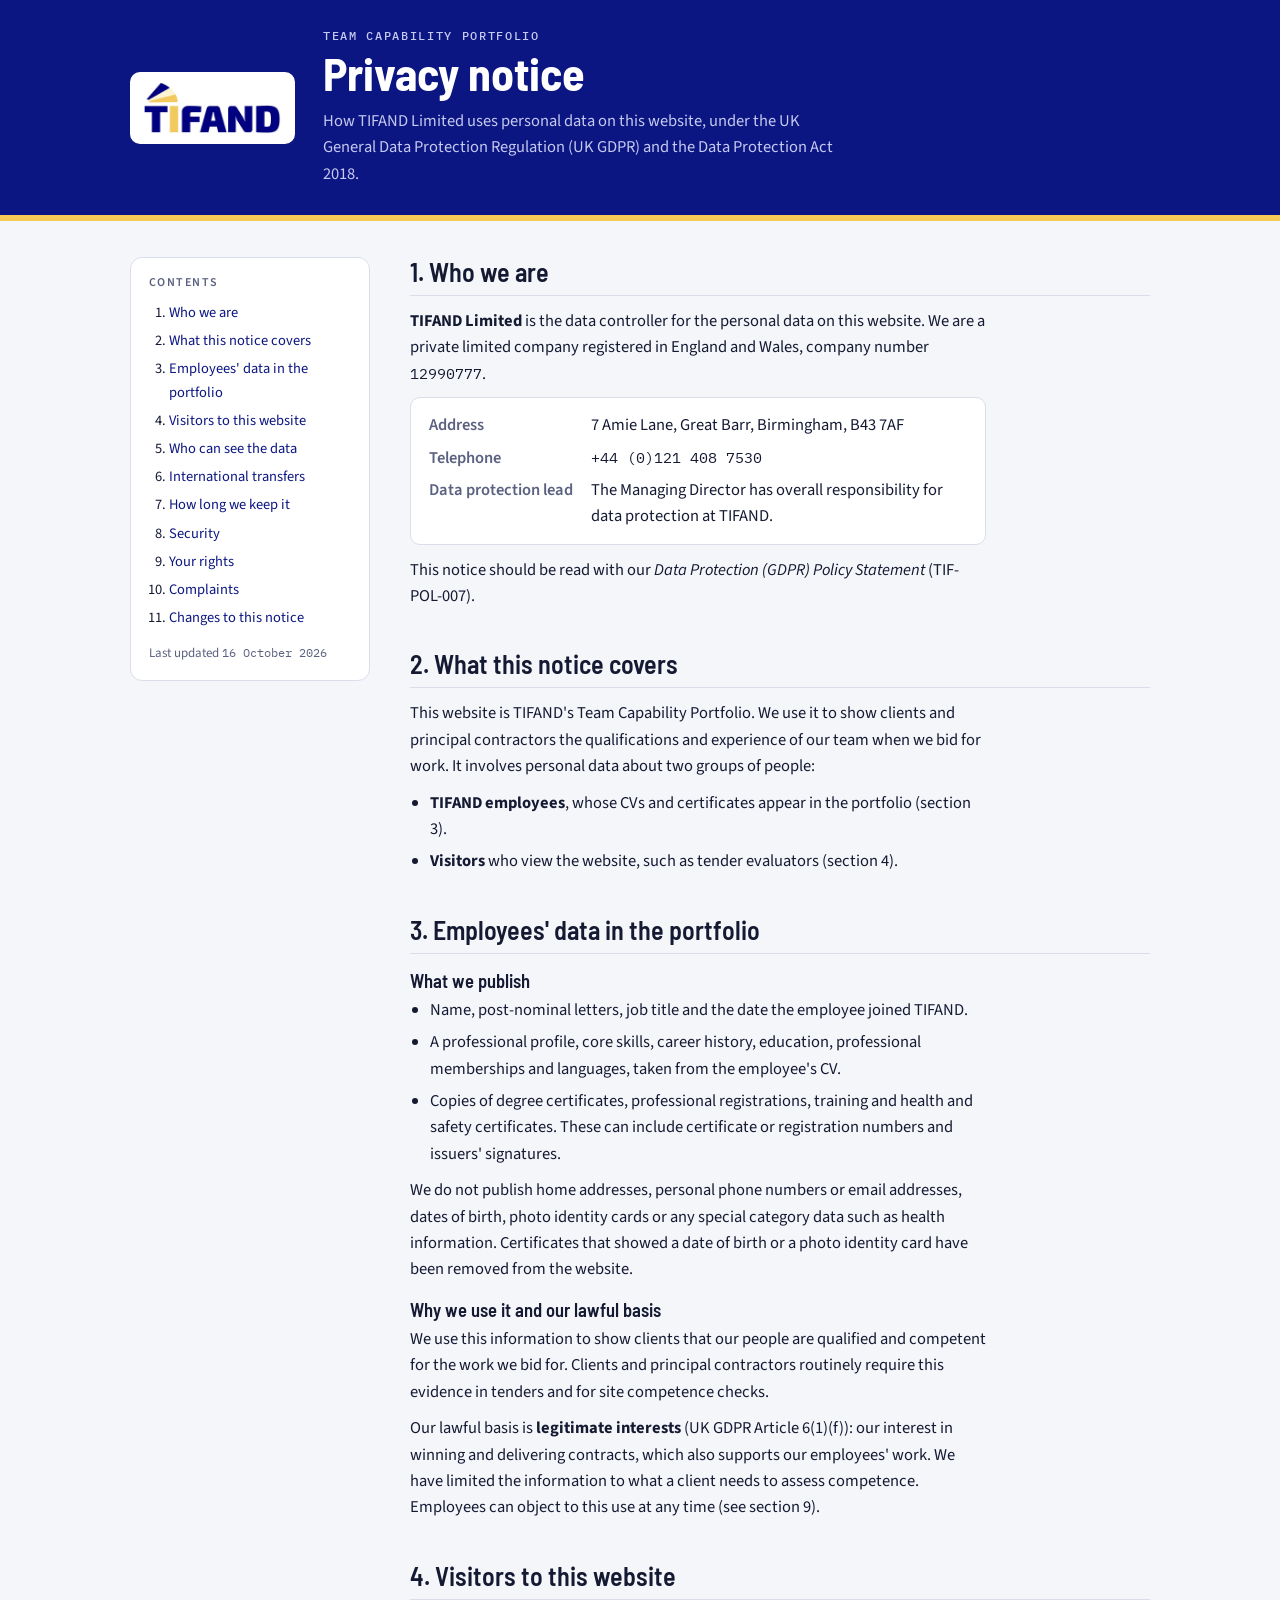
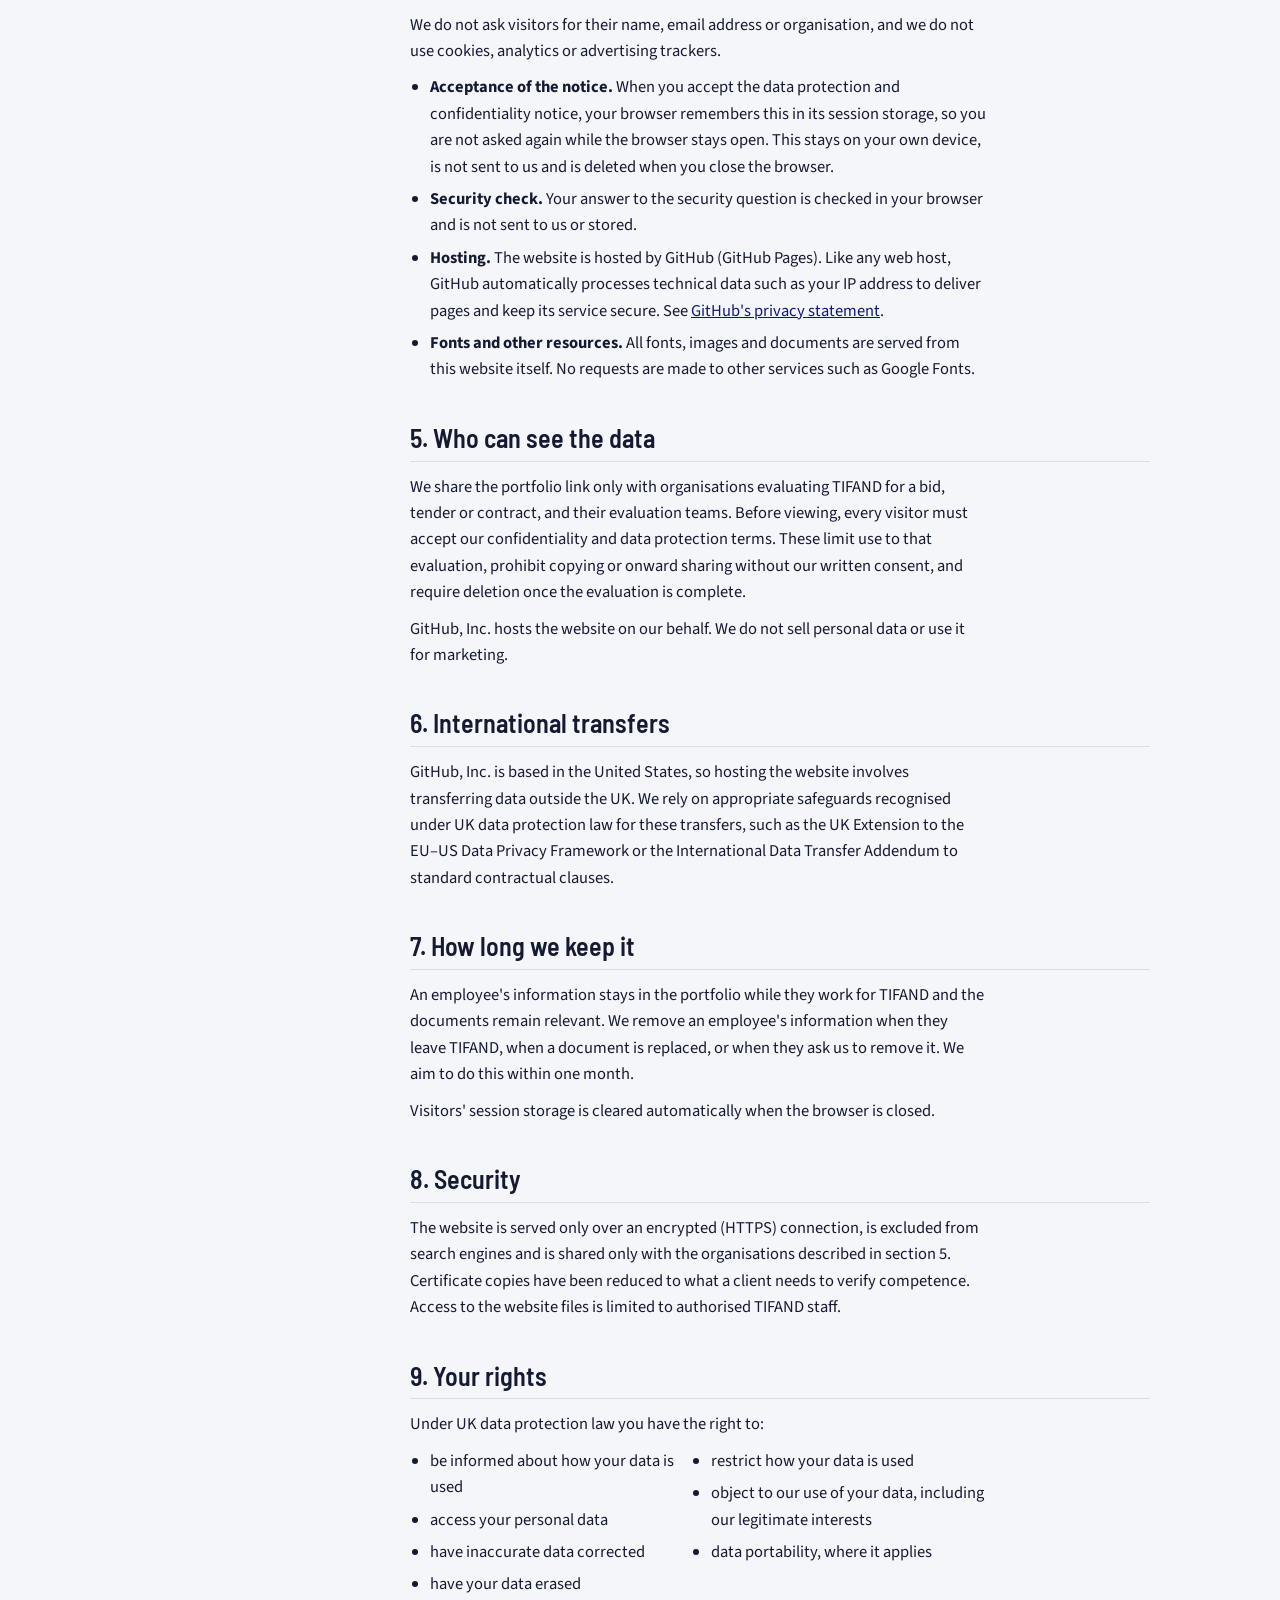
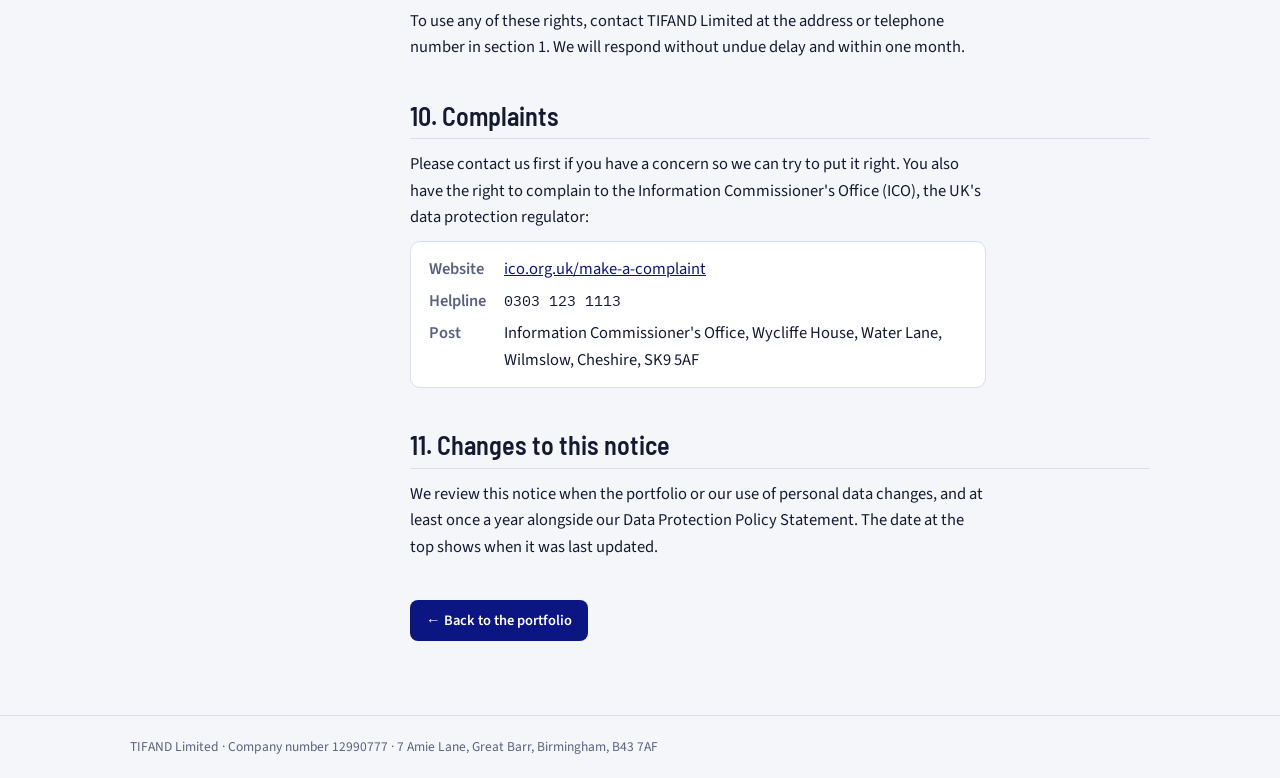
<file: privacy.html>
<!doctype html>
<html lang="en-GB">
<head>
<meta charset="utf-8">
<meta name="viewport" content="width=device-width, initial-scale=1, viewport-fit=cover">
<meta name="robots" content="noindex, nofollow">
<title>Privacy Notice – TIFAND Team Portfolio</title>
<link rel="stylesheet" href="assets/fonts.css">
<style>
:root{
  --navy:#0C1682; --navy-ink:#0A1166; --yellow:#F7C956; --yellow-ink:#5A4300;
  --paper:#F5F6FA; --sheet:#FFFFFF; --ink:#151A33; --muted:#5B6180; --line:#DADDEA; --line-strong:#B9BED4;
  --accent:#0C1682; --accent-soft:#E7E9F7; --chip:#EEF0F8;
  --ok:#1D7A4C; --ok-soft:#E3F3EA; --warn:#9A5B00; --warn-soft:#FBEFD8;
  --band:#0C1682; --band-ink:#FFFFFF; --band-muted:#C5CAF0;
  --shadow:0 1px 2px rgba(12,22,130,.06),0 6px 20px rgba(12,22,130,.06);
  --f-display:"Barlow Semi Condensed","Arial Narrow",Arial,sans-serif;
  --f-body:"Source Sans 3","Segoe UI",Helvetica,Arial,sans-serif;
  --f-mono:"IBM Plex Mono",ui-monospace,Menlo,Consolas,monospace;
}
@media (prefers-color-scheme: dark){:root:not([data-theme="light"]){
  --paper:#0D1024; --sheet:#151A36; --ink:#E8EAF6; --muted:#A3A8C8; --line:#272D52; --line-strong:#3A4170;
  --accent:#AEB6FF; --accent-soft:#1E2550; --chip:#1C2246;
  --ok:#6FD3A0; --ok-soft:#123326; --warn:#F2B860; --warn-soft:#3A2A10;
  --band:#0A0F3E; --band-ink:#FFFFFF; --band-muted:#9DA4DA; --yellow-ink:#F7C956;
  --shadow:0 1px 2px rgba(0,0,0,.3),0 8px 24px rgba(0,0,0,.25); color-scheme:dark}}
:root[data-theme="dark"]{
  --paper:#0D1024; --sheet:#151A36; --ink:#E8EAF6; --muted:#A3A8C8; --line:#272D52; --line-strong:#3A4170;
  --accent:#AEB6FF; --accent-soft:#1E2550; --chip:#1C2246;
  --ok:#6FD3A0; --ok-soft:#123326; --warn:#F2B860; --warn-soft:#3A2A10;
  --band:#0A0F3E; --band-ink:#FFFFFF; --band-muted:#9DA4DA; --yellow-ink:#F7C956;
  --shadow:0 1px 2px rgba(0,0,0,.3),0 8px 24px rgba(0,0,0,.25); color-scheme:dark}
*{box-sizing:border-box}
body{background:var(--paper);color:var(--ink);font:400 16.5px/1.6 var(--f-body);margin:0}
a{color:var(--accent)} :focus-visible{outline:3px solid var(--yellow);outline-offset:2px;border-radius:4px}
.wrap{max-width:1100px;margin:0 auto;padding-inline:clamp(16px,4vw,40px)}
h1,h2,h3{font-family:var(--f-display);text-wrap:balance;margin:0;line-height:1.15}
.mono{font-family:var(--f-mono);font-variant-numeric:tabular-nums;font-size:.93em}
.mast{background:var(--band);color:var(--band-ink);position:relative}
.mast::after{content:"";position:absolute;inset:auto 0 0 0;height:6px;background:var(--yellow)}
.mast .wrap{display:grid;grid-template-columns:auto 1fr;gap:28px;align-items:center;padding-block:28px 34px}
.logo{background:#fff;border-radius:10px;padding:10px 14px;display:flex;justify-self:start;width:max-content}
.logo img{height:52px;width:auto;display:block}
.eyebrow-l{font:500 12px var(--f-mono);letter-spacing:.14em;text-transform:uppercase;color:var(--band-muted);margin:0 0 4px}
.mast h1{font-size:clamp(30px,4.4vw,46px);font-weight:700}
.lede{margin:8px 0 0;color:var(--band-muted);max-width:64ch}
@media (max-width:640px){.mast .wrap{grid-template-columns:1fr;gap:16px}.logo img{height:40px}}
.doc{display:grid;grid-template-columns:240px minmax(0,1fr);gap:40px;padding-block:36px 64px;align-items:start}
@media (max-width:860px){.doc{grid-template-columns:1fr;gap:20px}}
.toc{position:sticky;top:20px;background:var(--sheet);border:1px solid var(--line);border-radius:12px;padding:16px 18px;font-size:14.5px}
@media (max-width:860px){.toc{position:static}}
.toc ol{margin:0;padding-left:20px;display:grid;gap:5px}
.toc a{text-decoration:none} .toc a:hover{text-decoration:underline}
.eyebrow{font:600 12px var(--f-body);letter-spacing:.12em;text-transform:uppercase;color:var(--muted);margin:0 0 10px}
.updated{margin:14px 0 0;color:var(--muted);font-size:13px}
article{min-width:0;display:grid;gap:30px}
article section{scroll-margin-top:20px}
article h2{font-size:26px;font-weight:600;padding-bottom:8px;border-bottom:1px solid var(--line);margin-bottom:12px}
article h3{font-size:18.5px;font-weight:600;margin:16px 0 6px}
article p{margin:0 0 10px;max-width:72ch}
article ul{margin:0 0 10px;padding-left:20px;display:grid;gap:6px;max-width:72ch}
ul.cols{columns:2 260px;display:block} ul.cols li{margin-bottom:6px;break-inside:avoid}
.contact{display:grid;grid-template-columns:max-content 1fr;gap:6px 18px;background:var(--sheet);border:1px solid var(--line);border-radius:10px;padding:14px 18px;margin:6px 0 12px;max-width:72ch}
.contact dt{font-weight:600;color:var(--muted)} .contact dd{margin:0}
@media (max-width:480px){.contact{grid-template-columns:1fr}.contact dd{margin-bottom:6px}}
.btn{display:inline-flex;align-items:center;gap:8px;font:600 14.5px var(--f-body);text-decoration:none;border-radius:8px;padding:10px 16px;background:var(--navy);color:#fff}
footer{border-top:1px solid var(--line);padding-block:20px;color:var(--muted);font-size:13.5px}
</style>
</head>
<body>
<header class="mast"><div class="wrap">
  <a class="logo" href="./"><img src="assets/tifand-logo.png" alt="TIFAND – back to portfolio"></a>
  <div><p class="eyebrow-l">Team Capability Portfolio</p><h1>Privacy notice</h1>
  <p class="lede">How TIFAND Limited uses personal data on this website, under the UK General Data Protection Regulation (UK GDPR) and the Data Protection Act 2018.</p></div>
</div></header>
<main class="wrap doc">
  <nav class="toc" aria-label="Contents"><p class="eyebrow">Contents</p><ol>
    <li><a href="#who">Who we are</a></li><li><a href="#covers">What this notice covers</a></li><li><a href="#employees">Employees' data in the portfolio</a></li>
    <li><a href="#visitors">Visitors to this website</a></li><li><a href="#sharing">Who can see the data</a></li><li><a href="#transfers">International transfers</a></li>
    <li><a href="#retention">How long we keep it</a></li><li><a href="#security">Security</a></li><li><a href="#rights">Your rights</a></li><li><a href="#complain">Complaints</a></li><li><a href="#changes">Changes to this notice</a></li></ol>
    <p class="updated">Last updated <span class="mono">16 October 2026</span></p></nav>
  <article>
  <section id="who"><h2>1. Who we are</h2>
    <p><strong>TIFAND Limited</strong> is the data controller for the personal data on this website. We are a private limited company registered in England and Wales, company number <span class="mono">12990777</span>.</p>
    <dl class="contact"><dt>Address</dt><dd>7 Amie Lane, Great Barr, Birmingham, B43 7AF</dd><dt>Telephone</dt><dd class="mono">+44 (0)121 408 7530</dd><dt>Data protection lead</dt><dd>The Managing Director has overall responsibility for data protection at TIFAND.</dd></dl>
    <p>This notice should be read with our <em>Data Protection (GDPR) Policy Statement</em> (TIF-POL-007).</p></section>

  <section id="covers"><h2>2. What this notice covers</h2>
    <p>This website is TIFAND's Team Capability Portfolio. We use it to show clients and principal contractors the qualifications and experience of our team when we bid for work. It involves personal data about two groups of people:</p>
    <ul><li><strong>TIFAND employees</strong>, whose CVs and certificates appear in the portfolio (section 3).</li><li><strong>Visitors</strong> who view the website, such as tender evaluators (section 4).</li></ul></section>

  <section id="employees"><h2>3. Employees' data in the portfolio</h2>
    <h3>What we publish</h3>
    <ul><li>Name, post-nominal letters, job title and the date the employee joined TIFAND.</li><li>A professional profile, core skills, career history, education, professional memberships and languages, taken from the employee's CV.</li><li>Copies of degree certificates, professional registrations, training and health and safety certificates. These can include certificate or registration numbers and issuers' signatures.</li></ul>
    <p>We do not publish home addresses, personal phone numbers or email addresses, dates of birth, photo identity cards or any special category data such as health information. Certificates that showed a date of birth or a photo identity card have been removed from the website.</p>
    <h3>Why we use it and our lawful basis</h3>
    <p>We use this information to show clients that our people are qualified and competent for the work we bid for. Clients and principal contractors routinely require this evidence in tenders and for site competence checks.</p>
    <p>Our lawful basis is <strong>legitimate interests</strong> (UK GDPR Article 6(1)(f)): our interest in winning and delivering contracts, which also supports our employees' work. We have limited the information to what a client needs to assess competence. Employees can object to this use at any time (see section 9).</p></section>

  <section id="visitors"><h2>4. Visitors to this website</h2>
    <p>We do not ask visitors for their name, email address or organisation, and we do not use cookies, analytics or advertising trackers.</p>
    <ul>
      <li><strong>Acceptance of the notice.</strong> When you accept the data protection and confidentiality notice, your browser remembers this in its session storage, so you are not asked again while the browser stays open. This stays on your own device, is not sent to us and is deleted when you close the browser.</li>
      <li><strong>Security check.</strong> Your answer to the security question is checked in your browser and is not sent to us or stored.</li>
      <li><strong>Hosting.</strong> The website is hosted by GitHub (GitHub Pages). Like any web host, GitHub automatically processes technical data such as your IP address to deliver pages and keep its service secure. See <a href="https://docs.github.com/en/site-policy/privacy-policies/github-general-privacy-statement" target="_blank" rel="noopener">GitHub's privacy statement</a>.</li>
      <li><strong>Fonts and other resources.</strong> All fonts, images and documents are served from this website itself. No requests are made to other services such as Google Fonts.</li>
    </ul></section>

  <section id="sharing"><h2>5. Who can see the data</h2>
    <p>We share the portfolio link only with organisations evaluating TIFAND for a bid, tender or contract, and their evaluation teams. Before viewing, every visitor must accept our confidentiality and data protection terms. These limit use to that evaluation, prohibit copying or onward sharing without our written consent, and require deletion once the evaluation is complete.</p>
    <p>GitHub, Inc. hosts the website on our behalf. We do not sell personal data or use it for marketing.</p></section>

  <section id="transfers"><h2>6. International transfers</h2>
    <p>GitHub, Inc. is based in the United States, so hosting the website involves transferring data outside the UK. We rely on appropriate safeguards recognised under UK data protection law for these transfers, such as the UK Extension to the EU–US Data Privacy Framework or the International Data Transfer Addendum to standard contractual clauses.</p></section>

  <section id="retention"><h2>7. How long we keep it</h2>
    <p>An employee's information stays in the portfolio while they work for TIFAND and the documents remain relevant. We remove an employee's information when they leave TIFAND, when a document is replaced, or when they ask us to remove it. We aim to do this within one month.</p>
    <p>Visitors' session storage is cleared automatically when the browser is closed.</p></section>

  <section id="security"><h2>8. Security</h2>
    <p>The website is served only over an encrypted (HTTPS) connection, is excluded from search engines and is shared only with the organisations described in section 5. Certificate copies have been reduced to what a client needs to verify competence. Access to the website files is limited to authorised TIFAND staff.</p></section>

  <section id="rights"><h2>9. Your rights</h2>
    <p>Under UK data protection law you have the right to:</p>
    <ul class="cols"><li>be informed about how your data is used</li><li>access your personal data</li><li>have inaccurate data corrected</li><li>have your data erased</li><li>restrict how your data is used</li><li>object to our use of your data, including our legitimate interests</li><li>data portability, where it applies</li></ul>
    <p>To use any of these rights, contact TIFAND Limited at the address or telephone number in section 1. We will respond without undue delay and within one month.</p></section>

  <section id="complain"><h2>10. Complaints</h2>
    <p>Please contact us first if you have a concern so we can try to put it right. You also have the right to complain to the Information Commissioner's Office (ICO), the UK's data protection regulator:</p>
    <dl class="contact"><dt>Website</dt><dd><a href="https://ico.org.uk/make-a-complaint/" target="_blank" rel="noopener">ico.org.uk/make-a-complaint</a></dd><dt>Helpline</dt><dd class="mono">0303 123 1113</dd><dt>Post</dt><dd>Information Commissioner's Office, Wycliffe House, Water Lane, Wilmslow, Cheshire, SK9 5AF</dd></dl></section>

  <section id="changes"><h2>11. Changes to this notice</h2>
    <p>We review this notice when the portfolio or our use of personal data changes, and at least once a year alongside our Data Protection Policy Statement. The date at the top shows when it was last updated.</p></section>
  <p class="back"><a class="btn" href="./">← Back to the portfolio</a></p>
  </article>
</main>
<footer><div class="wrap">TIFAND Limited · Company number 12990777 · 7 Amie Lane, Great Barr, Birmingham, B43 7AF</div></footer>
</body>
</html>
</file>
<file: assets/fonts.css>
/* Fonts self-hosted (SIL Open Font Licence) so no visitor data is sent to third parties */
@font-face{font-family:'Barlow Semi Condensed';font-style:normal;font-weight:500;font-display:swap;src:url(fonts/barlow-semi-condensed-latin-500-normal.woff2) format('woff2')}
@font-face{font-family:'Barlow Semi Condensed';font-style:normal;font-weight:600;font-display:swap;src:url(fonts/barlow-semi-condensed-latin-600-normal.woff2) format('woff2')}
@font-face{font-family:'Barlow Semi Condensed';font-style:normal;font-weight:700;font-display:swap;src:url(fonts/barlow-semi-condensed-latin-700-normal.woff2) format('woff2')}
@font-face{font-family:'Source Sans 3';font-style:normal;font-weight:400;font-display:swap;src:url(fonts/source-sans-3-latin-400-normal.woff2) format('woff2')}
@font-face{font-family:'Source Sans 3';font-style:normal;font-weight:600;font-display:swap;src:url(fonts/source-sans-3-latin-600-normal.woff2) format('woff2')}
@font-face{font-family:'Source Sans 3';font-style:normal;font-weight:700;font-display:swap;src:url(fonts/source-sans-3-latin-700-normal.woff2) format('woff2')}
@font-face{font-family:'Source Sans 3';font-style:italic;font-weight:400;font-display:swap;src:url(fonts/source-sans-3-latin-400-italic.woff2) format('woff2')}
@font-face{font-family:'IBM Plex Mono';font-style:normal;font-weight:400;font-display:swap;src:url(fonts/ibm-plex-mono-latin-400-normal.woff2) format('woff2')}
@font-face{font-family:'IBM Plex Mono';font-style:normal;font-weight:500;font-display:swap;src:url(fonts/ibm-plex-mono-latin-500-normal.woff2) format('woff2')}
</file>
